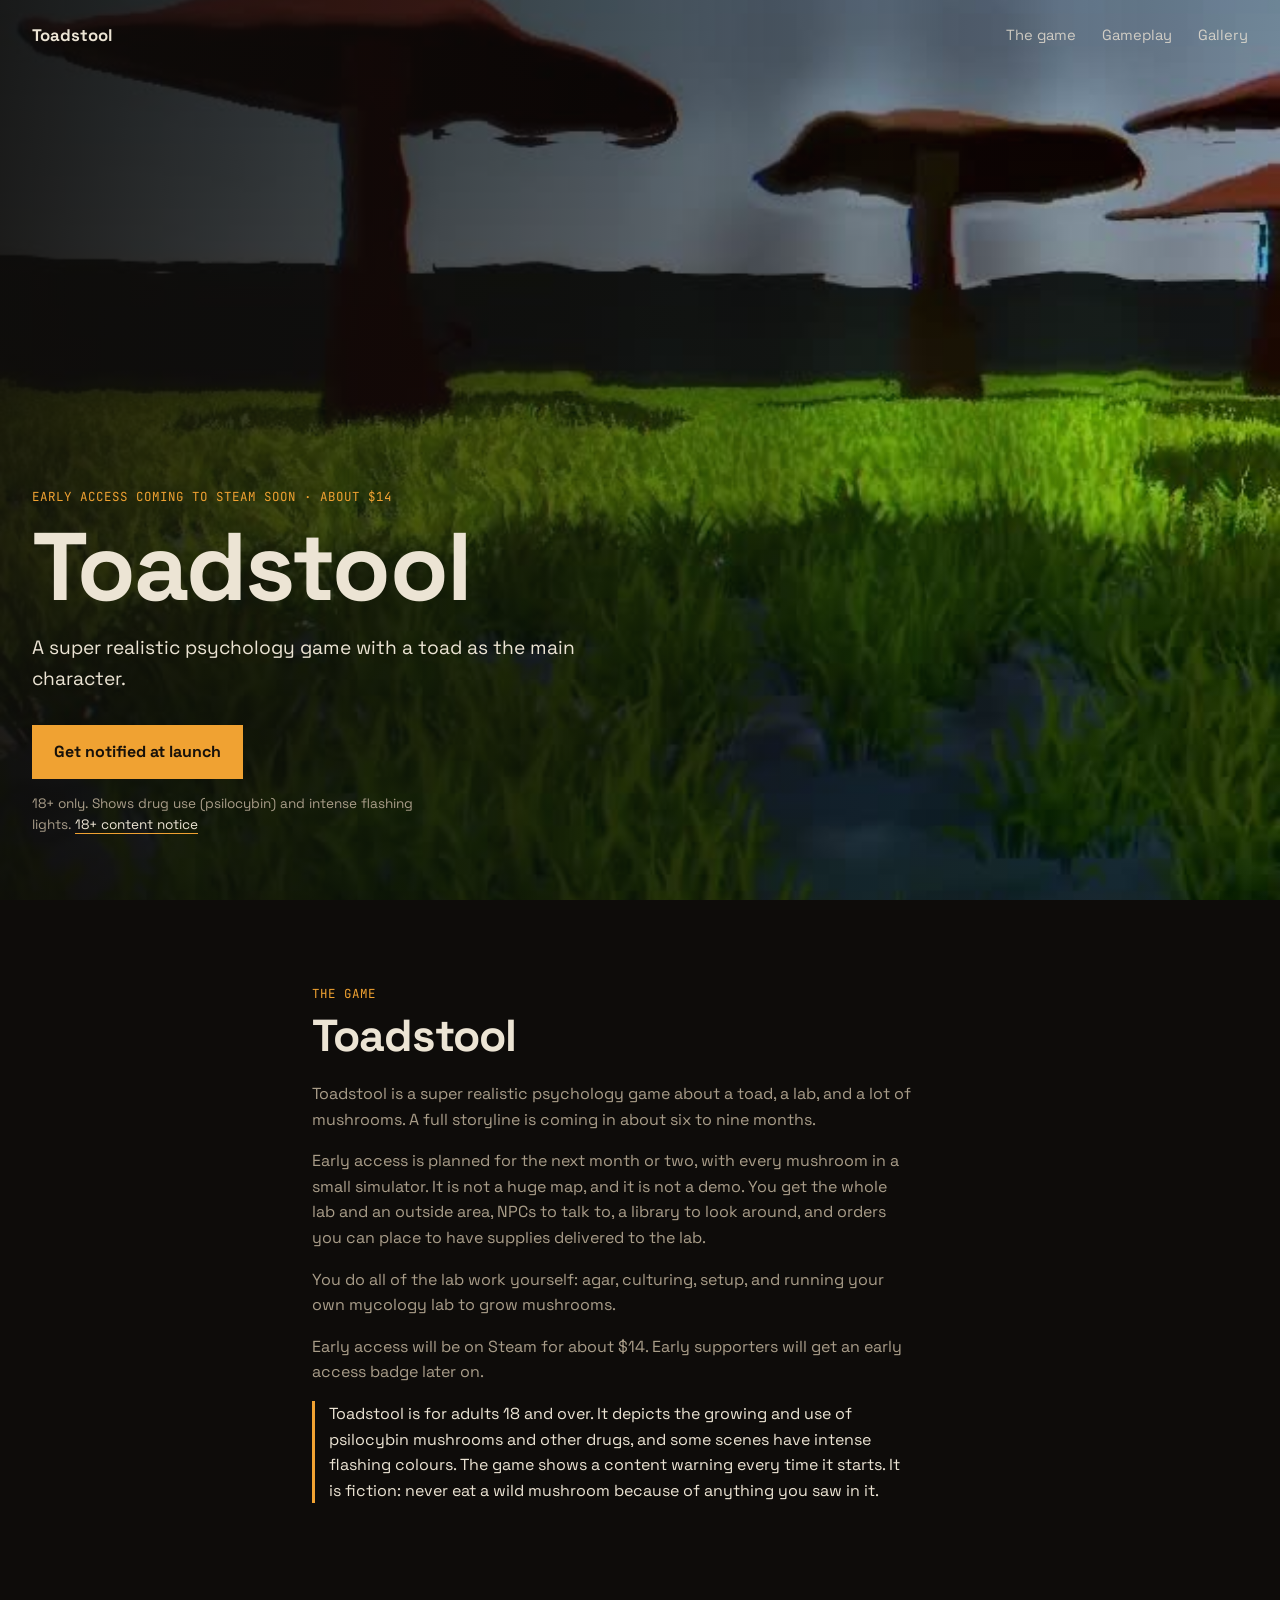
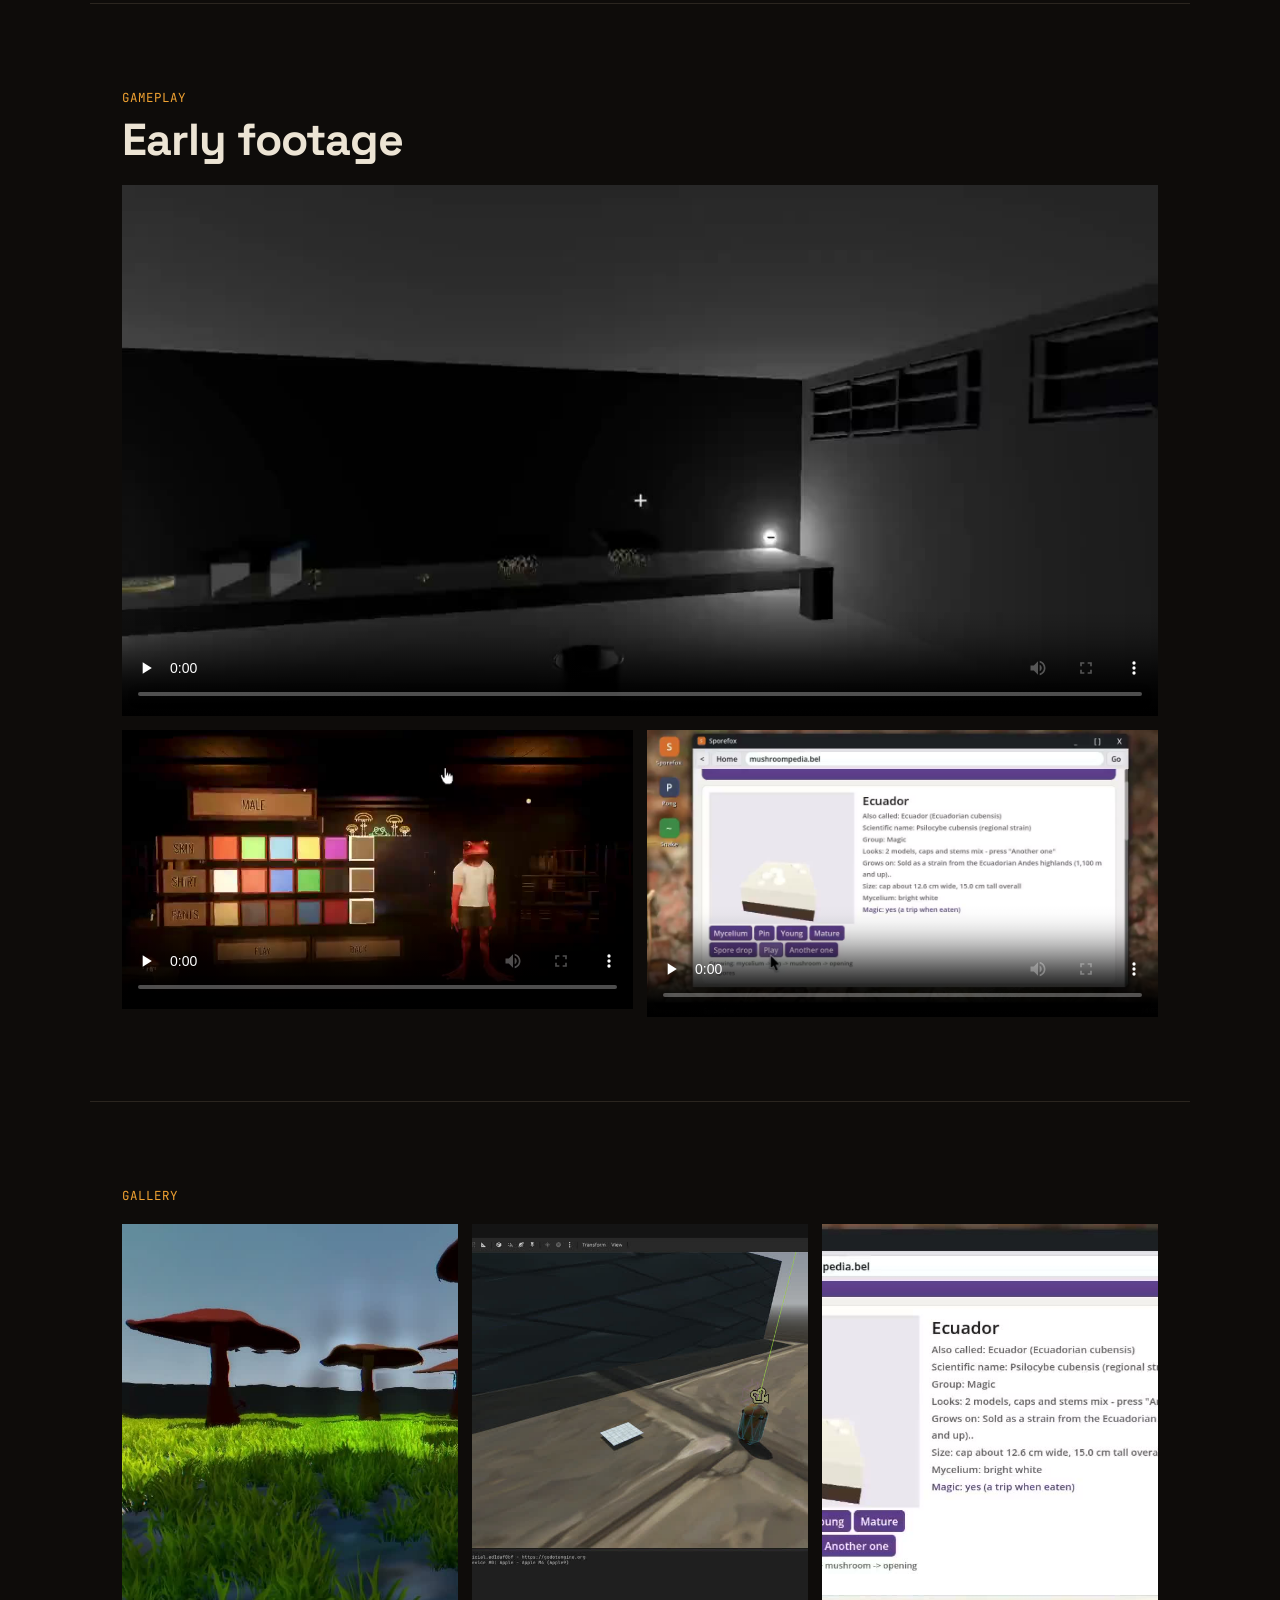
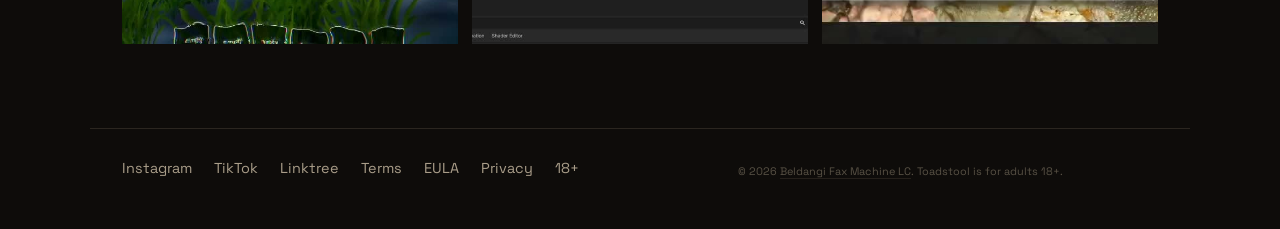
<file: index.html>
<!DOCTYPE html>
<html lang="en">
<head>
    <meta charset="UTF-8">
    <meta name="viewport" content="width=device-width, initial-scale=1.0">
    <title>Toadstool</title>
    <meta name="description" content="Toadstool is a super realistic psychology and mycology game starring a toad, for adults 18+. Early access coming to Steam soon, about $14.">
    <meta property="og:title" content="Toadstool">
    <meta property="og:description" content="Early access coming to Steam soon, about $14.">
    <meta property="og:image" content="gallery/trippy-poster.jpg">
    <meta name="twitter:card" content="summary_large_image">
    <link rel="icon" type="image/png" href="gallery/character.png">
    <link rel="preconnect" href="https://fonts.googleapis.com">
    <link rel="preconnect" href="https://fonts.gstatic.com" crossorigin>
    <link href="https://fonts.googleapis.com/css2?family=JetBrains+Mono:wght@400;500&family=Space+Grotesk:wght@500;700&display=swap" rel="stylesheet">
    <link rel="stylesheet" href="styles.css">
</head>
<body>

    <header class="nav">
        <a class="wordmark" href="#top">Toadstool</a>
        <nav>
            <a href="#game">The game</a>
            <a href="#gameplay">Gameplay</a>
            <a href="#gallery">Gallery</a>
        </nav>
    </header>

    <main id="top">

        <section class="hero">
            <video class="hero-video" autoplay muted loop playsinline poster="gallery/trippy-poster.jpg">
                <source src="gallery/trippy.mp4" type="video/mp4">
            </video>
            <div class="hero-shade"></div>
            <div class="hero-text">
                <p class="label">Early access coming to Steam soon &middot; about $14</p>
                <h1>Toadstool</h1>
                <p class="lede">A super realistic psychology game with a toad as the main character.</p>
                <a class="btn" href="https://linktr.ee/ToadStool__" target="_blank" rel="noopener">Get notified at launch</a>
                <p class="age-note">18+ only. Shows drug use (psilocybin) and intense flashing lights. <a href="age.html">18+ content notice</a></p>
            </div>
        </section>

        <section id="game" class="block narrow">
            <p class="label">The game</p>
            <h2>Toadstool</h2>
            <p>Toadstool is a super realistic psychology game about a toad, a lab, and a lot of mushrooms. A full storyline is coming in about six to nine months.</p>
            <p>Early access is planned for the next month or two, with every mushroom in a small simulator. It is not a huge map, and it is not a demo. You get the whole lab and an outside area, NPCs to talk to, a library to look around, and orders you can place to have supplies delivered to the lab.</p>
            <p>You do all of the lab work yourself: agar, culturing, setup, and running your own mycology lab to grow mushrooms.</p>
            <p>Early access will be on Steam for about $14. Early supporters will get an early access badge later on.</p>
            <p class="age-block">Toadstool is for adults 18 and over. It depicts the growing and use of psilocybin mushrooms and other drugs, and some scenes have intense flashing colours. The game shows a content warning every time it starts. It is fiction: never eat a wild mushroom because of anything you saw in it.</p>
        </section>

        <section id="gameplay" class="block">
            <p class="label">Gameplay</p>
            <h2>Early footage</h2>
            <div class="videos">
                <div class="video-frame wide">
                    <video controls preload="none" poster="gallery/lab-tour-poster.jpg">
                        <source src="gallery/lab-tour.mp4" type="video/mp4">
                    </video>
                </div>
                <div class="video-frame">
                    <video controls preload="none" poster="gallery/beta-poster.jpg">
                        <source src="gallery/beta-gameplay.mp4" type="video/mp4">
                    </video>
                </div>
                <div class="video-frame">
                    <video controls preload="none" poster="gallery/gameplay-2-poster.jpg">
                        <source src="gallery/gameplay-2.mp4" type="video/mp4">
                    </video>
                </div>
            </div>
        </section>

        <section id="gallery" class="block">
            <p class="label">Gallery</p>
            <div class="strip">
                <figure>
                    <video autoplay muted loop playsinline poster="gallery/trippy-poster.jpg">
                        <source src="gallery/trippy.mp4" type="video/mp4">
                    </video>
                </figure>
                <figure>
                    <img src="gallery/shot1.jpg" alt="A screenshot from the game." loading="lazy">
                </figure>
                <figure>
                    <img src="gallery/gameplay-2-poster.jpg" alt="Gameplay in the lab." loading="lazy">
                </figure>
            </div>
        </section>

    </main>

    <footer class="footer">
        <nav>
            <a href="https://www.instagram.com/_toadstoollabs" target="_blank" rel="noopener">Instagram</a>
            <a href="https://www.tiktok.com/@beldangifaxmachinelc" target="_blank" rel="noopener">TikTok</a>
            <a href="https://linktr.ee/ToadStool__" target="_blank" rel="noopener">Linktree</a>
            <a href="terms.html">Terms</a>
            <a href="eula.html">EULA</a>
            <a href="privacy.html">Privacy</a>
            <a href="age.html">18+</a>
        </nav>
        <p class="fine">&copy; 2026 <a href="https://beldangifaxmachine.com/">Beldangi Fax Machine LC</a>. Toadstool is for adults 18+.</p>
    </footer>

</body>
</html>
</file>
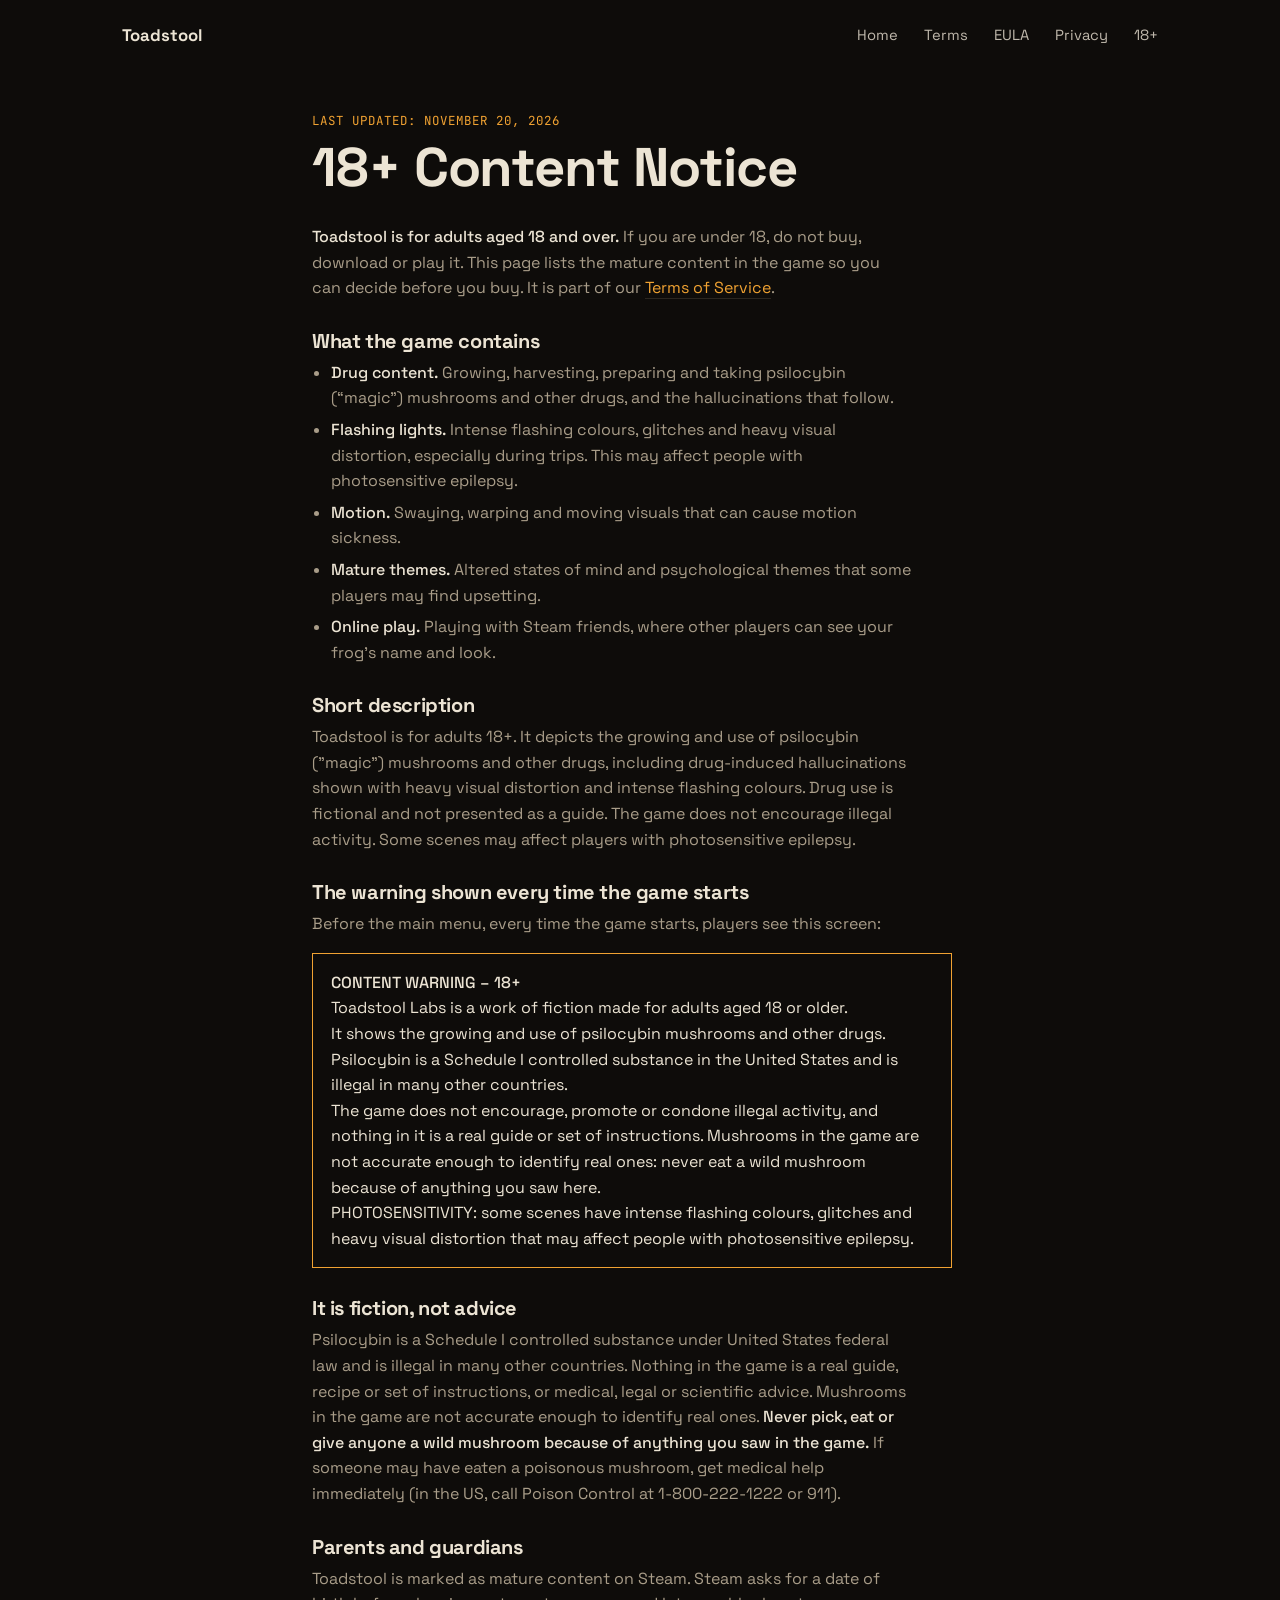
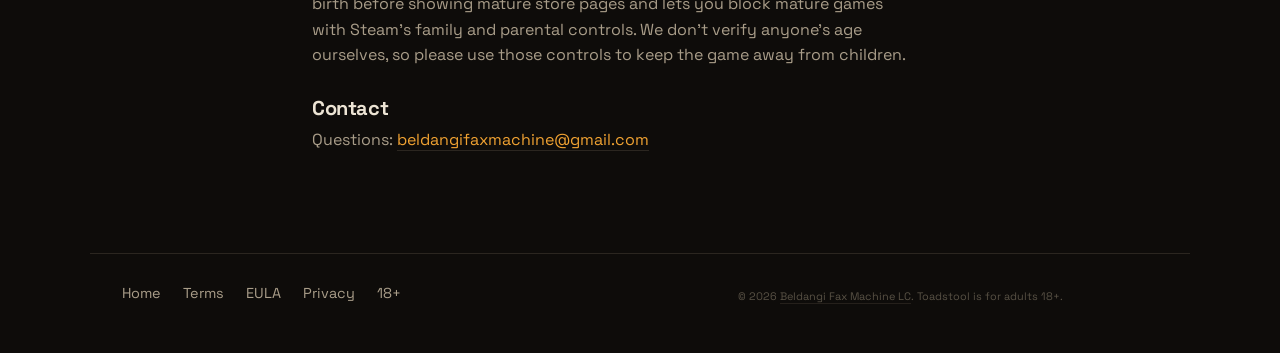
<file: age.html>
<!DOCTYPE html>
<html lang="en">
<head>
    <meta charset="UTF-8">
    <meta name="viewport" content="width=device-width, initial-scale=1.0">
    <title>18+ Content Notice - Toadstool</title>
    <meta name="description" content="18+ Content Notice for Toadstool, an 18+ game by Beldangi Fax Machine LC.">
    <link rel="icon" type="image/png" href="gallery/character.png">
    <link rel="preconnect" href="https://fonts.googleapis.com">
    <link rel="preconnect" href="https://fonts.gstatic.com" crossorigin>
    <link href="https://fonts.googleapis.com/css2?family=JetBrains+Mono:wght@400;500&family=Space+Grotesk:wght@500;700&display=swap" rel="stylesheet">
    <link rel="stylesheet" href="styles.css">
</head>
<body class="legal">

    <header class="nav nav-solid">
        <a class="wordmark" href="index.html">Toadstool</a>
        <nav>
            <a href="index.html">Home</a>
            <a href="terms.html">Terms</a>
            <a href="eula.html">EULA</a>
            <a href="privacy.html">Privacy</a>
            <a href="age.html">18+</a>
        </nav>
    </header>

    <main class="block narrow doc">
        <p class="label">Last updated: November 20, 2026</p>
        <h1>18+ Content Notice</h1>
        <p><strong>Toadstool is for adults aged 18 and over.</strong> If you are under 18, do not buy,
        download or play it. This page lists the mature content in the game so you can decide before you
        buy. It is part of our <a href="terms.html">Terms of Service</a>.</p>

        <h2 id="contains">What the game contains</h2>
        <ul>
          <li><strong>Drug content.</strong> Growing, harvesting, preparing and taking psilocybin
          (&ldquo;magic&rdquo;) mushrooms and other drugs, and the hallucinations that follow.</li>
          <li><strong>Flashing lights.</strong> Intense flashing colours, glitches and heavy visual
          distortion, especially during trips. This may affect people with photosensitive epilepsy.</li>
          <li><strong>Motion.</strong> Swaying, warping and moving visuals that can cause motion
          sickness.</li>
          <li><strong>Mature themes.</strong> Altered states of mind and psychological themes that some
          players may find upsetting.</li>
          <li><strong>Online play.</strong> Playing with Steam friends, where other players can see your
          frog&rsquo;s name and look.</li>
        </ul>

        <h2 id="summary">Short description</h2>
        <p>Toadstool is for adults 18+. It depicts the growing and use of psilocybin ("magic") mushrooms and other drugs, including drug-induced hallucinations shown with heavy visual distortion and intense flashing colours. Drug use is fictional and not presented as a guide. The game does not encourage illegal activity. Some scenes may affect players with photosensitive epilepsy.</p>

        <h2 id="in-game">The warning shown every time the game starts</h2>
        <p>Before the main menu, every time the game starts, players see this screen:</p>

        <div class="notice" role="note">
          <p><strong>CONTENT WARNING &ndash; 18+</strong></p>
          <p>Toadstool Labs is a work of fiction made for adults aged 18 or older.</p>
          <p>It shows the growing and use of psilocybin mushrooms and other drugs. Psilocybin is a
          Schedule I controlled substance in the United States and is illegal in many other countries.</p>
          <p>The game does not encourage, promote or condone illegal activity, and nothing in it is a real
          guide or set of instructions. Mushrooms in the game are not accurate enough to identify real ones:
          never eat a wild mushroom because of anything you saw here.</p>
          <p>PHOTOSENSITIVITY: some scenes have intense flashing colours, glitches and heavy visual
          distortion that may affect people with photosensitive epilepsy.</p>
        </div>


        <h2 id="fiction">It is fiction, not advice</h2>
        <p>Psilocybin is a Schedule I controlled substance under United States federal law and is
        illegal in many other countries. Nothing in the game is a real guide, recipe or set of
        instructions, or medical, legal or scientific advice. Mushrooms in the game are not accurate
        enough to identify real ones. <strong>Never pick, eat or give anyone a wild mushroom because of
        anything you saw in the game.</strong> If someone may have eaten a poisonous mushroom, get medical
        help immediately (in the US, call Poison Control at 1-800-222-1222 or 911).</p>

        <h2 id="parents">Parents and guardians</h2>
        <p>Toadstool is marked as mature content on Steam. Steam asks for a date of birth before showing
        mature store pages and lets you block mature games with Steam&rsquo;s family and parental
        controls. We don&rsquo;t verify anyone&rsquo;s age ourselves, so please use those controls to keep
        the game away from children.</p>

        <h2 id="contact">Contact</h2>
        <p>Questions: <a href="mailto:beldangifaxmachine@gmail.com">beldangifaxmachine@gmail.com</a></p>
    </main>

    <footer class="footer">
        <nav>
            <a href="index.html">Home</a>
            <a href="terms.html">Terms</a>
            <a href="eula.html">EULA</a>
            <a href="privacy.html">Privacy</a>
            <a href="age.html">18+</a>
        </nav>
        <p class="fine">&copy; 2026 <a href="https://beldangifaxmachine.com/">Beldangi Fax Machine LC</a>. Toadstool is for adults 18+.</p>
    </footer>

</body>
</html>
</file>
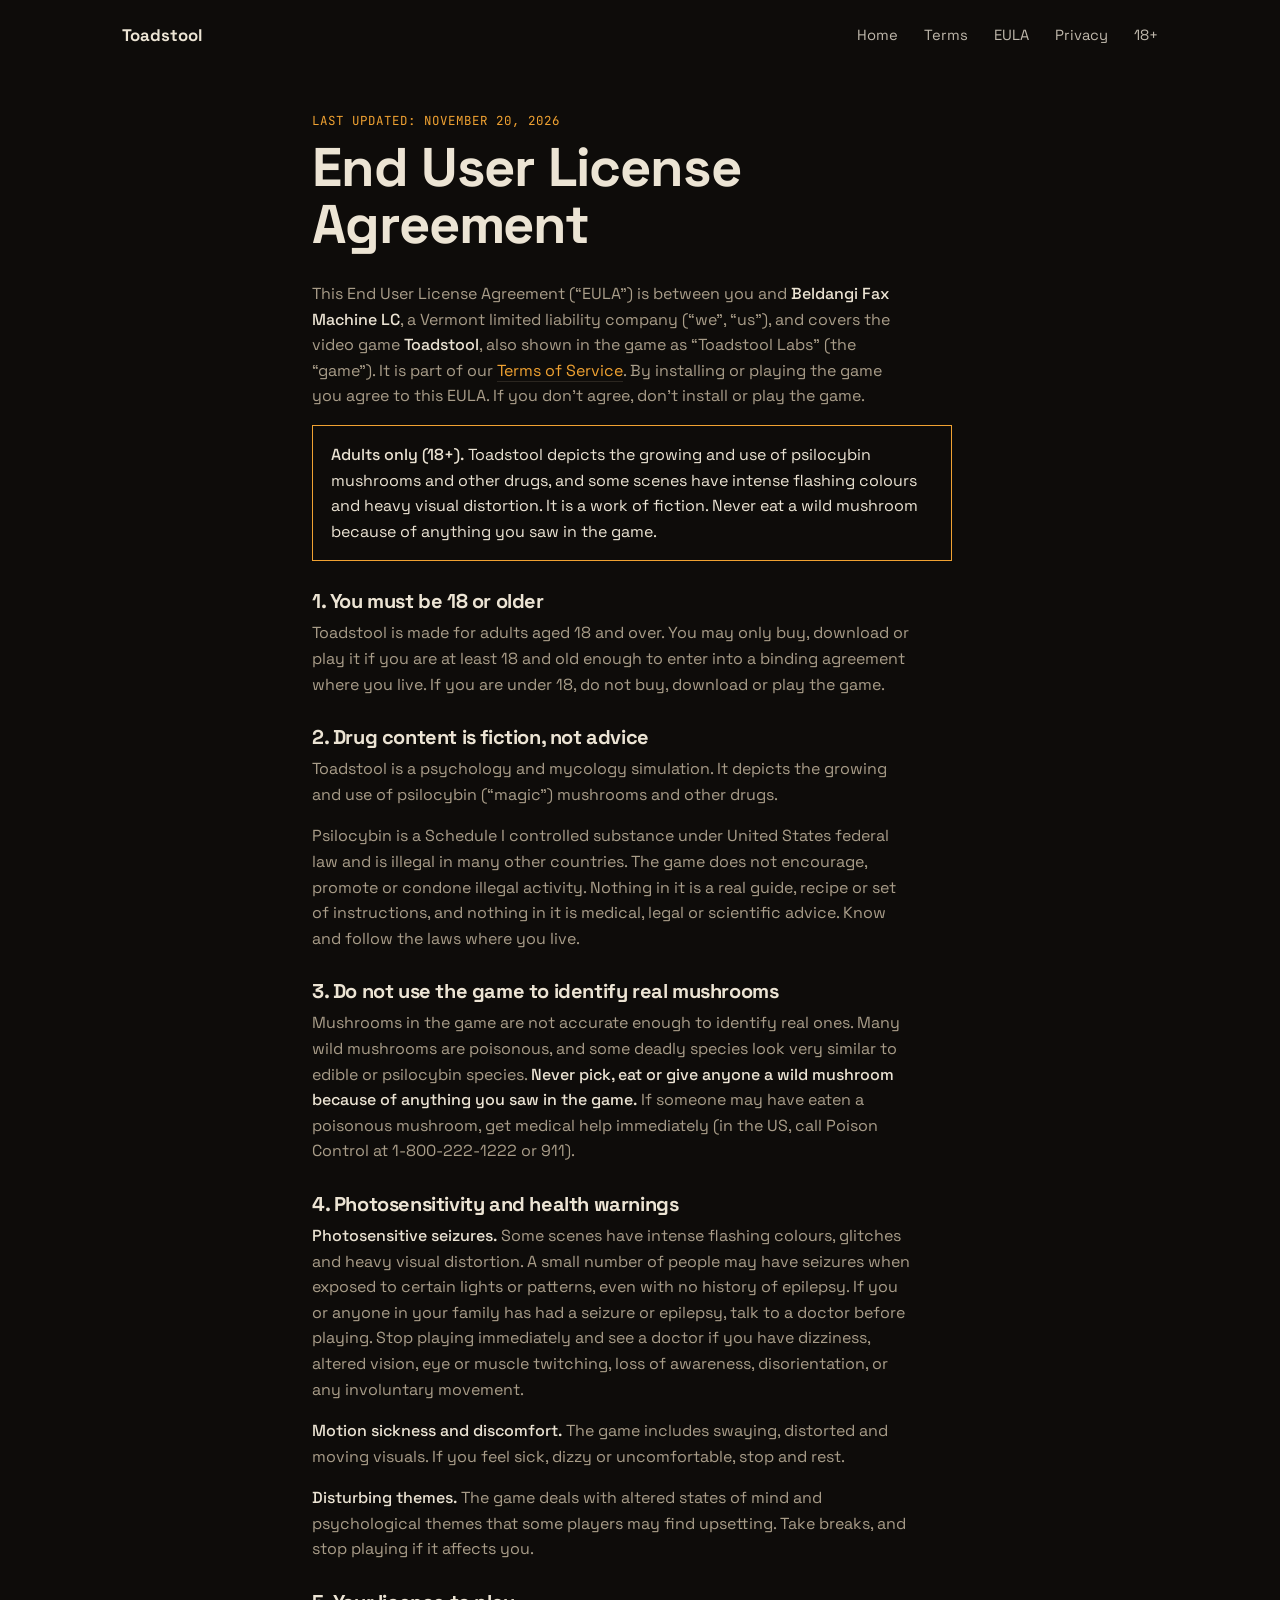
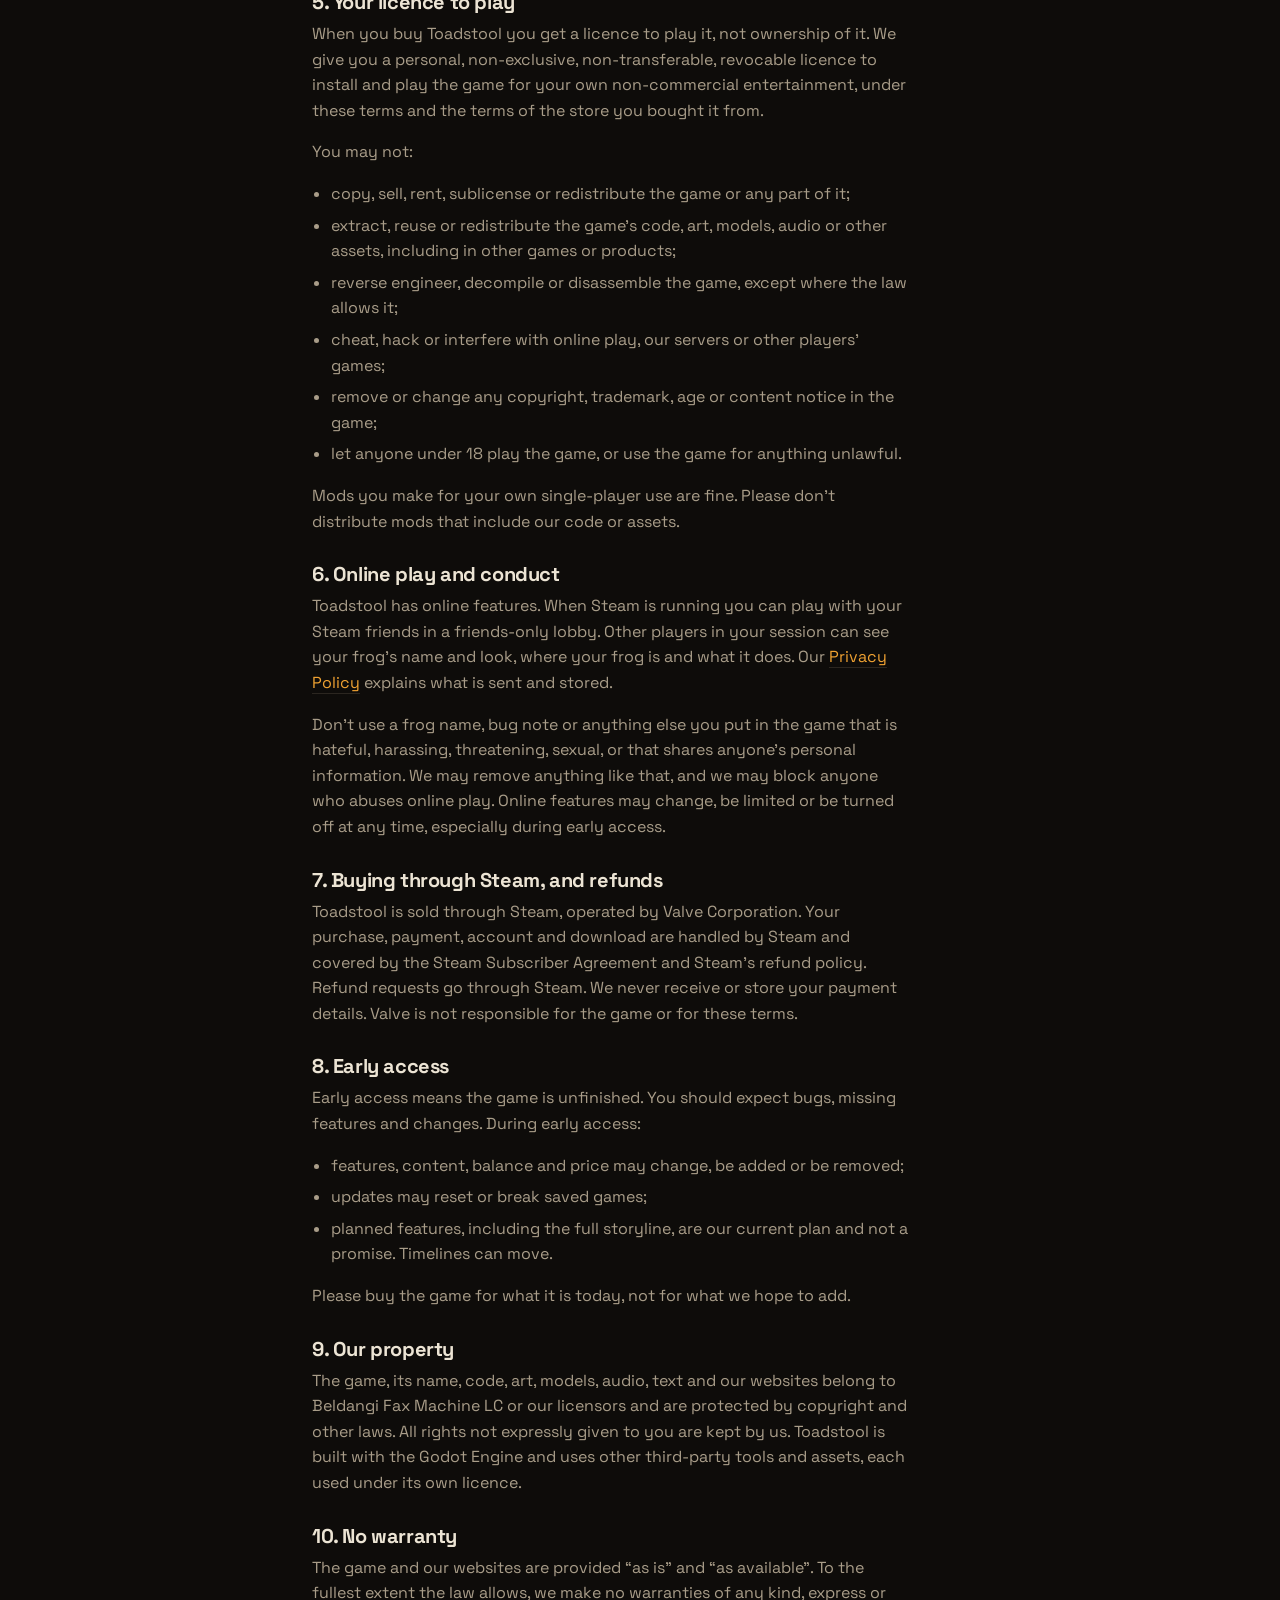
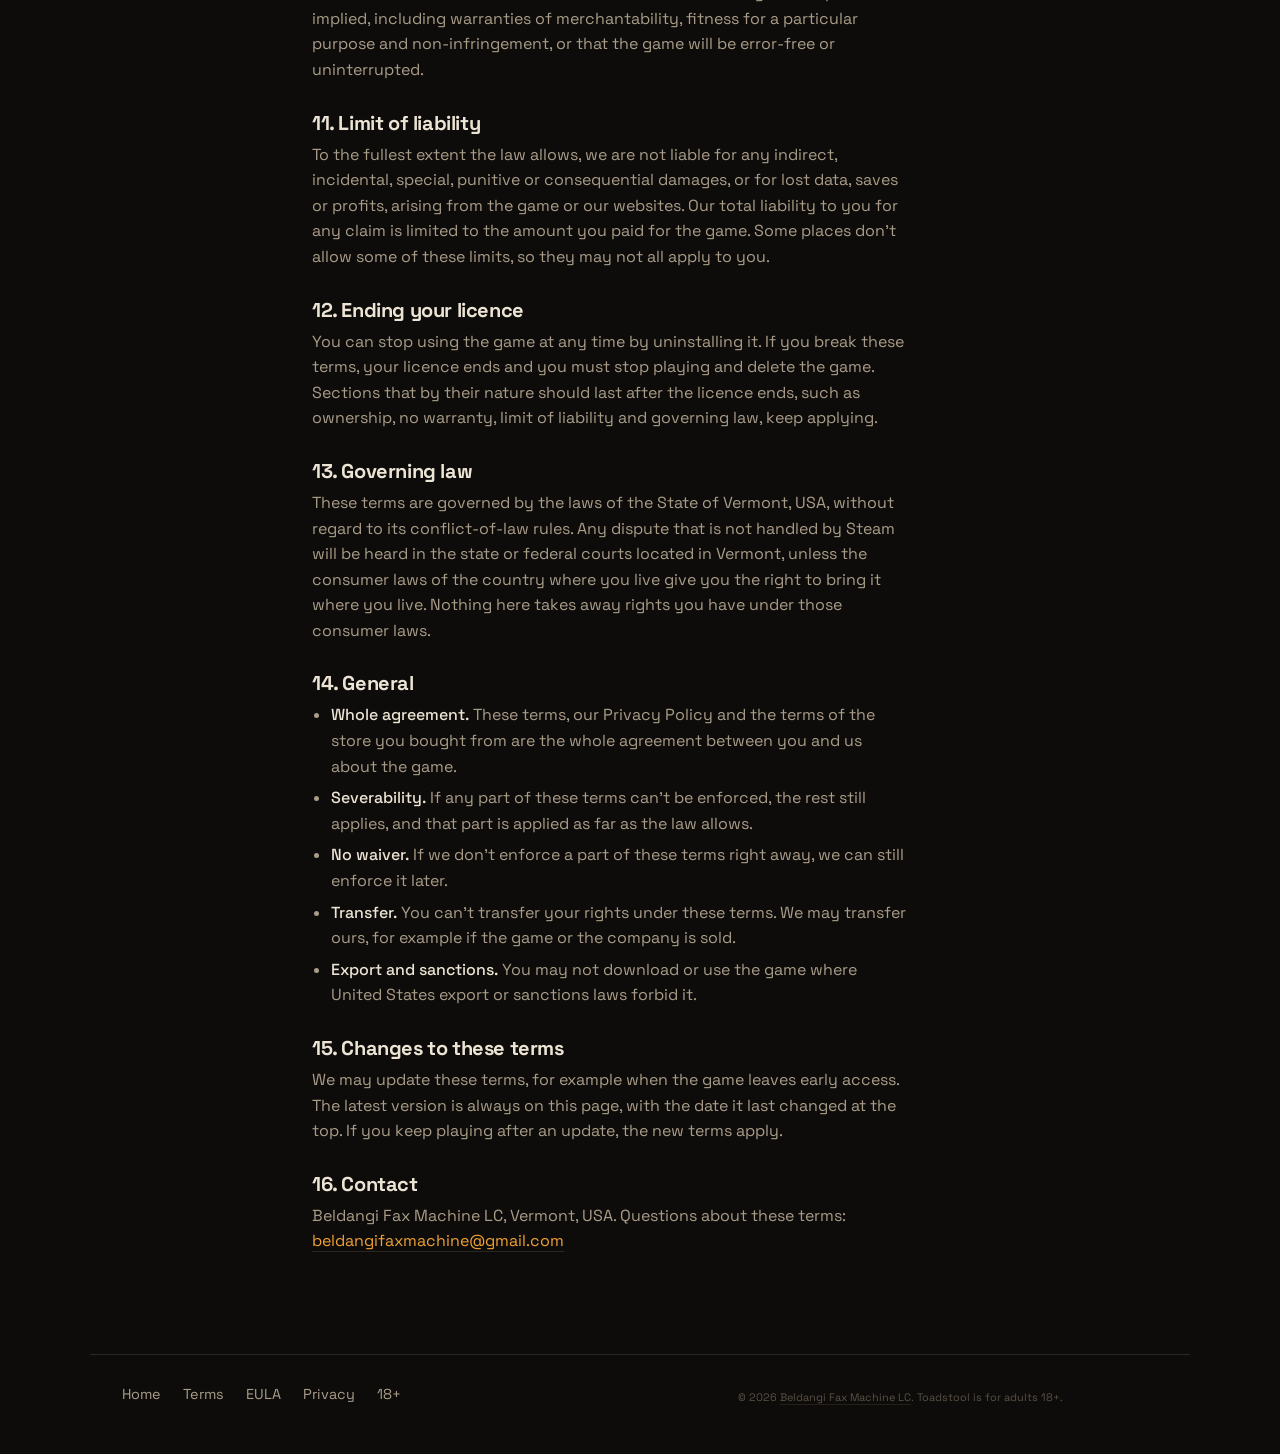
<file: eula.html>
<!DOCTYPE html>
<html lang="en">
<head>
    <meta charset="UTF-8">
    <meta name="viewport" content="width=device-width, initial-scale=1.0">
    <title>End User License Agreement - Toadstool</title>
    <meta name="description" content="End User License Agreement for Toadstool, an 18+ game by Beldangi Fax Machine LC.">
    <link rel="icon" type="image/png" href="gallery/character.png">
    <link rel="preconnect" href="https://fonts.googleapis.com">
    <link rel="preconnect" href="https://fonts.gstatic.com" crossorigin>
    <link href="https://fonts.googleapis.com/css2?family=JetBrains+Mono:wght@400;500&family=Space+Grotesk:wght@500;700&display=swap" rel="stylesheet">
    <link rel="stylesheet" href="styles.css">
</head>
<body class="legal">

    <header class="nav nav-solid">
        <a class="wordmark" href="index.html">Toadstool</a>
        <nav>
            <a href="index.html">Home</a>
            <a href="terms.html">Terms</a>
            <a href="eula.html">EULA</a>
            <a href="privacy.html">Privacy</a>
            <a href="age.html">18+</a>
        </nav>
    </header>

    <main class="block narrow doc">
        <p class="label">Last updated: November 20, 2026</p>
        <h1>End User License Agreement</h1>
        <p>This End User License Agreement (&ldquo;EULA&rdquo;) is between you and <strong>Beldangi Fax
        Machine LC</strong>, a Vermont limited liability company (&ldquo;we&rdquo;, &ldquo;us&rdquo;),
        and covers the video game <strong>Toadstool</strong>, also shown in the game as &ldquo;Toadstool
        Labs&rdquo; (the &ldquo;game&rdquo;). It is part of our <a href="terms.html">Terms of
        Service</a>. By installing or playing the game you agree to this EULA. If you don&rsquo;t agree,
        don&rsquo;t install or play the game.</p>

        <div class="notice" role="note">
          <p><strong>Adults only (18+).</strong> Toadstool depicts the growing and use of psilocybin
          mushrooms and other drugs, and some scenes have intense flashing colours and heavy visual
          distortion. It is a work of fiction. Never eat a wild mushroom because of anything you saw in
          the game.</p>
        </div>

        <h2 id="age">1. You must be 18 or older</h2>
        <p>Toadstool is made for adults aged 18 and over. You may only buy, download or play it if you
        are at least 18 and old enough to enter into a binding agreement where you live. If you are under
        18, do not buy, download or play the game.</p>

        <h2 id="content">2. Drug content is fiction, not advice</h2>
        <p>Toadstool is a psychology and mycology simulation. It depicts the growing and use of
        psilocybin (&ldquo;magic&rdquo;) mushrooms and other drugs.</p>
        <p>Psilocybin is a Schedule I controlled substance under United States federal law and is
        illegal in many other countries. The game does not encourage, promote or condone illegal
        activity. Nothing in it is a real guide, recipe or set of instructions, and nothing in it is
        medical, legal or scientific advice. Know and follow the laws where you live.</p>

        <h2 id="mushrooms">3. Do not use the game to identify real mushrooms</h2>
        <p>Mushrooms in the game are not accurate enough to identify real ones. Many wild mushrooms are
        poisonous, and some deadly species look very similar to edible or psilocybin species.
        <strong>Never pick, eat or give anyone a wild mushroom because of anything you saw in the
        game.</strong> If someone may have eaten a poisonous mushroom, get medical help immediately (in
        the US, call Poison Control at 1-800-222-1222 or 911).</p>

        <h2 id="health">4. Photosensitivity and health warnings</h2>
        <p><strong>Photosensitive seizures.</strong> Some scenes have intense flashing colours, glitches
        and heavy visual distortion. A small number of people may have seizures when exposed to certain
        lights or patterns, even with no history of epilepsy. If you or anyone in your family has had a
        seizure or epilepsy, talk to a doctor before playing. Stop playing immediately and see a doctor
        if you have dizziness, altered vision, eye or muscle twitching, loss of awareness,
        disorientation, or any involuntary movement.</p>
        <p><strong>Motion sickness and discomfort.</strong> The game includes swaying, distorted and
        moving visuals. If you feel sick, dizzy or uncomfortable, stop and rest.</p>
        <p><strong>Disturbing themes.</strong> The game deals with altered states of mind and
        psychological themes that some players may find upsetting. Take breaks, and stop playing if it
        affects you.</p>

        <h2 id="license">5. Your licence to play</h2>
        <p>When you buy Toadstool you get a licence to play it, not ownership of it. We give you a
        personal, non-exclusive, non-transferable, revocable licence to install and play the game for
        your own non-commercial entertainment, under these terms and the terms of the store you bought
        it from.</p>
        <p>You may not:</p>
        <ul>
          <li>copy, sell, rent, sublicense or redistribute the game or any part of it;</li>
          <li>extract, reuse or redistribute the game&rsquo;s code, art, models, audio or other assets,
          including in other games or products;</li>
          <li>reverse engineer, decompile or disassemble the game, except where the law allows it;</li>
          <li>cheat, hack or interfere with online play, our servers or other players&rsquo; games;</li>
          <li>remove or change any copyright, trademark, age or content notice in the game;</li>
          <li>let anyone under 18 play the game, or use the game for anything unlawful.</li>
        </ul>
        <p>Mods you make for your own single-player use are fine. Please don&rsquo;t distribute mods that
        include our code or assets.</p>

        <h2 id="online">6. Online play and conduct</h2>
        <p>Toadstool has online features. When Steam is running you can play with your Steam friends in
        a friends-only lobby. Other players in your session can see your frog&rsquo;s name and look,
        where your frog is and what it does. Our <a href="privacy.html">Privacy Policy</a> explains what
        is sent and stored.</p>
        <p>Don&rsquo;t use a frog name, bug note or anything else you put in the game that is hateful,
        harassing, threatening, sexual, or that shares anyone&rsquo;s personal information. We may remove
        anything like that, and we may block anyone who abuses online play. Online features may change,
        be limited or be turned off at any time, especially during early access.</p>

        <h2 id="steam">7. Buying through Steam, and refunds</h2>
        <p>Toadstool is sold through Steam, operated by Valve Corporation. Your purchase, payment,
        account and download are handled by Steam and covered by the Steam Subscriber Agreement and
        Steam&rsquo;s refund policy. Refund requests go through Steam. We never receive or store your
        payment details. Valve is not responsible for the game or for these terms.</p>

        <h2 id="early-access">8. Early access</h2>
        <p>Early access means the game is unfinished. You should expect bugs, missing features and
        changes. During early access:</p>
        <ul>
          <li>features, content, balance and price may change, be added or be removed;</li>
          <li>updates may reset or break saved games;</li>
          <li>planned features, including the full storyline, are our current plan and not a promise.
          Timelines can move.</li>
        </ul>
        <p>Please buy the game for what it is today, not for what we hope to add.</p>

        <h2 id="ip">9. Our property</h2>
        <p>The game, its name, code, art, models, audio, text and our websites belong to Beldangi Fax
        Machine LC or our licensors and are protected by copyright and other laws. All rights not
        expressly given to you are kept by us. Toadstool is built with the Godot Engine and uses other
        third-party tools and assets, each used under its own licence.</p>

        <h2 id="warranty">10. No warranty</h2>
        <p>The game and our websites are provided &ldquo;as is&rdquo; and &ldquo;as available&rdquo;. To
        the fullest extent the law allows, we make no warranties of any kind, express or implied,
        including warranties of merchantability, fitness for a particular purpose and non-infringement,
        or that the game will be error-free or uninterrupted.</p>

        <h2 id="liability">11. Limit of liability</h2>
        <p>To the fullest extent the law allows, we are not liable for any indirect, incidental, special,
        punitive or consequential damages, or for lost data, saves or profits, arising from the game or
        our websites. Our total liability to you for any claim is limited to the amount you paid for the
        game. Some places don&rsquo;t allow some of these limits, so they may not all apply to you.</p>

        <h2 id="ending">12. Ending your licence</h2>
        <p>You can stop using the game at any time by uninstalling it. If you break these terms, your
        licence ends and you must stop playing and delete the game. Sections that by their nature should
        last after the licence ends, such as ownership, no warranty, limit of liability and governing
        law, keep applying.</p>

        <h2 id="law">13. Governing law</h2>
        <p>These terms are governed by the laws of the State of Vermont, USA, without regard to its
        conflict-of-law rules. Any dispute that is not handled by Steam will be heard in the state or
        federal courts located in Vermont, unless the consumer laws of the country where you live give
        you the right to bring it where you live. Nothing here takes away rights you have under those
        consumer laws.</p>

        <h2 id="general">14. General</h2>
        <ul>
          <li><strong>Whole agreement.</strong> These terms, our Privacy Policy and the terms of the
          store you bought from are the whole agreement between you and us about the game.</li>
          <li><strong>Severability.</strong> If any part of these terms can&rsquo;t be enforced, the rest
          still applies, and that part is applied as far as the law allows.</li>
          <li><strong>No waiver.</strong> If we don&rsquo;t enforce a part of these terms right away, we
          can still enforce it later.</li>
          <li><strong>Transfer.</strong> You can&rsquo;t transfer your rights under these terms. We may
          transfer ours, for example if the game or the company is sold.</li>
          <li><strong>Export and sanctions.</strong> You may not download or use the game where United
          States export or sanctions laws forbid it.</li>
        </ul>

        <h2 id="changes">15. Changes to these terms</h2>
        <p>We may update these terms, for example when the game leaves early access. The latest version
        is always on this page, with the date it last changed at the top. If you keep playing after an
        update, the new terms apply.</p>

        <h2 id="contact">16. Contact</h2>
        <p>Beldangi Fax Machine LC, Vermont, USA. Questions about these terms: <a href="mailto:beldangifaxmachine@gmail.com">beldangifaxmachine@gmail.com</a></p>
    </main>

    <footer class="footer">
        <nav>
            <a href="index.html">Home</a>
            <a href="terms.html">Terms</a>
            <a href="eula.html">EULA</a>
            <a href="privacy.html">Privacy</a>
            <a href="age.html">18+</a>
        </nav>
        <p class="fine">&copy; 2026 <a href="https://beldangifaxmachine.com/">Beldangi Fax Machine LC</a>. Toadstool is for adults 18+.</p>
    </footer>

</body>
</html>
</file>
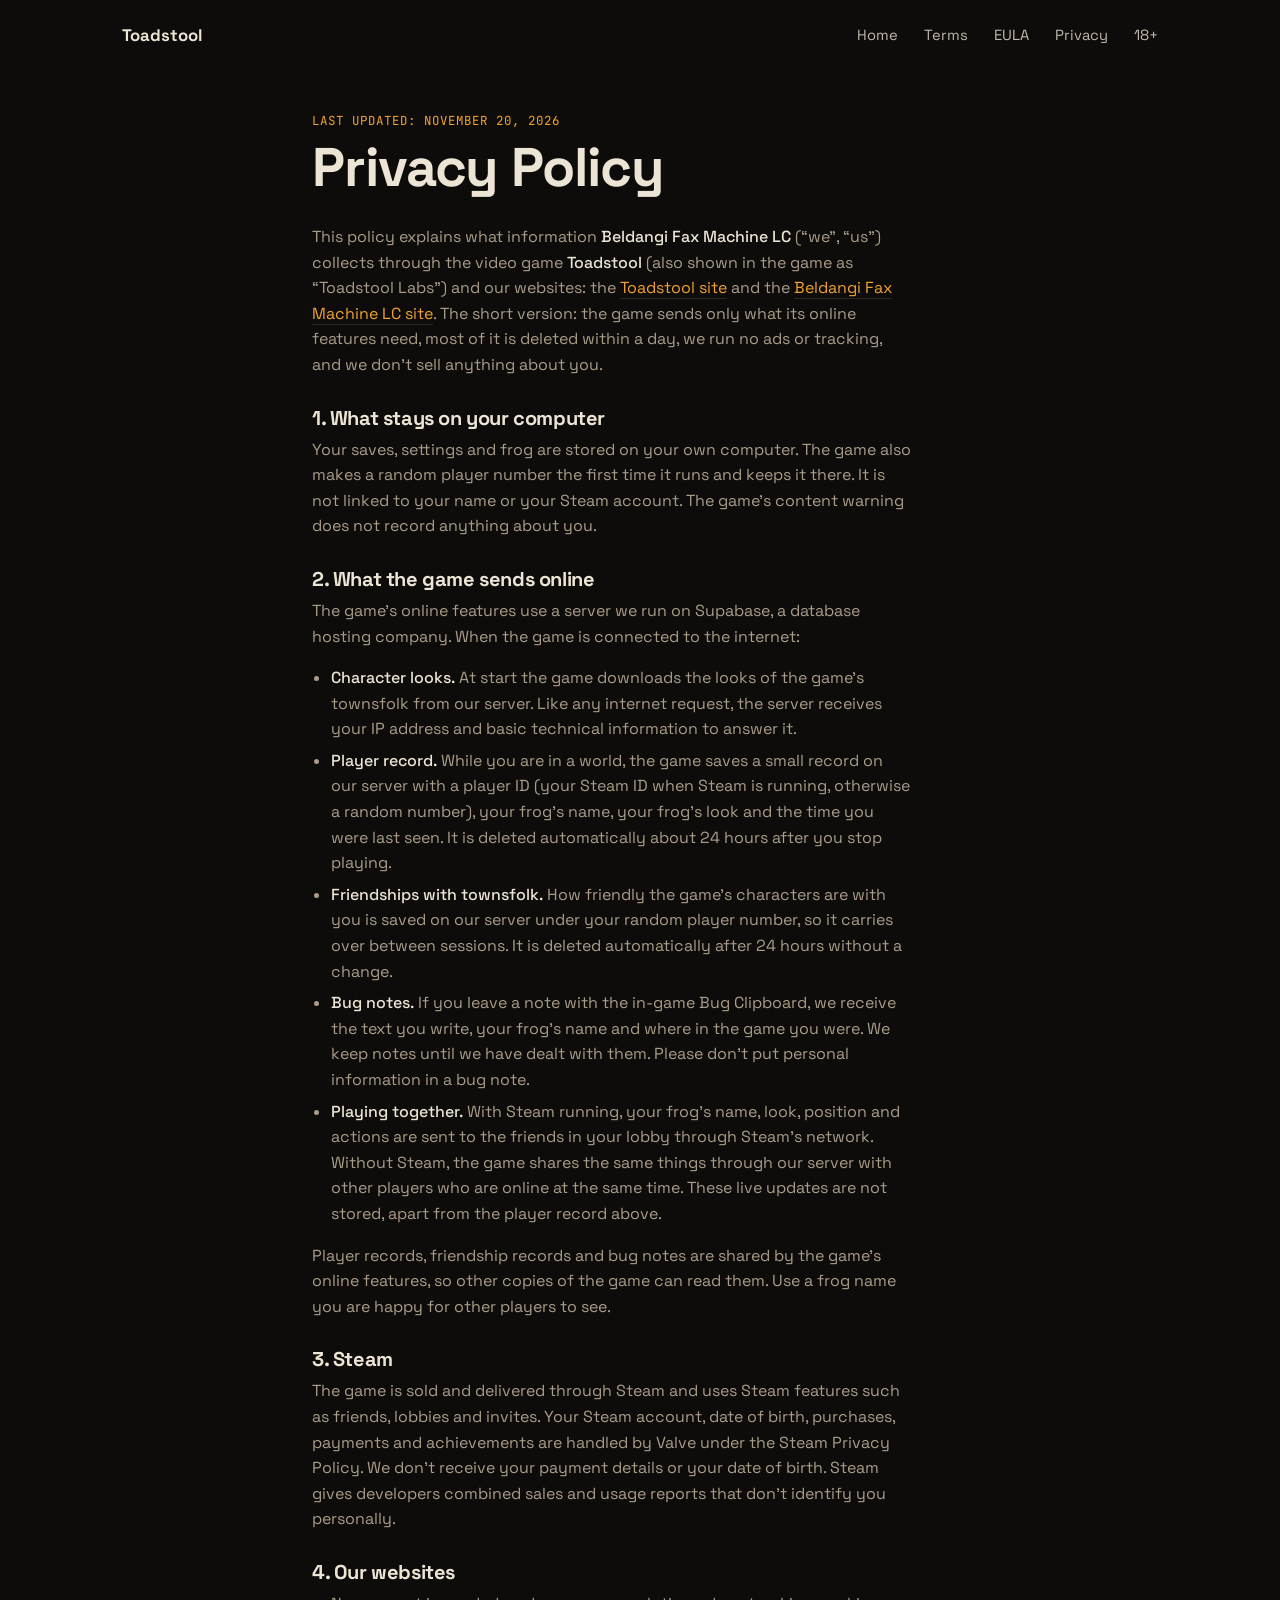
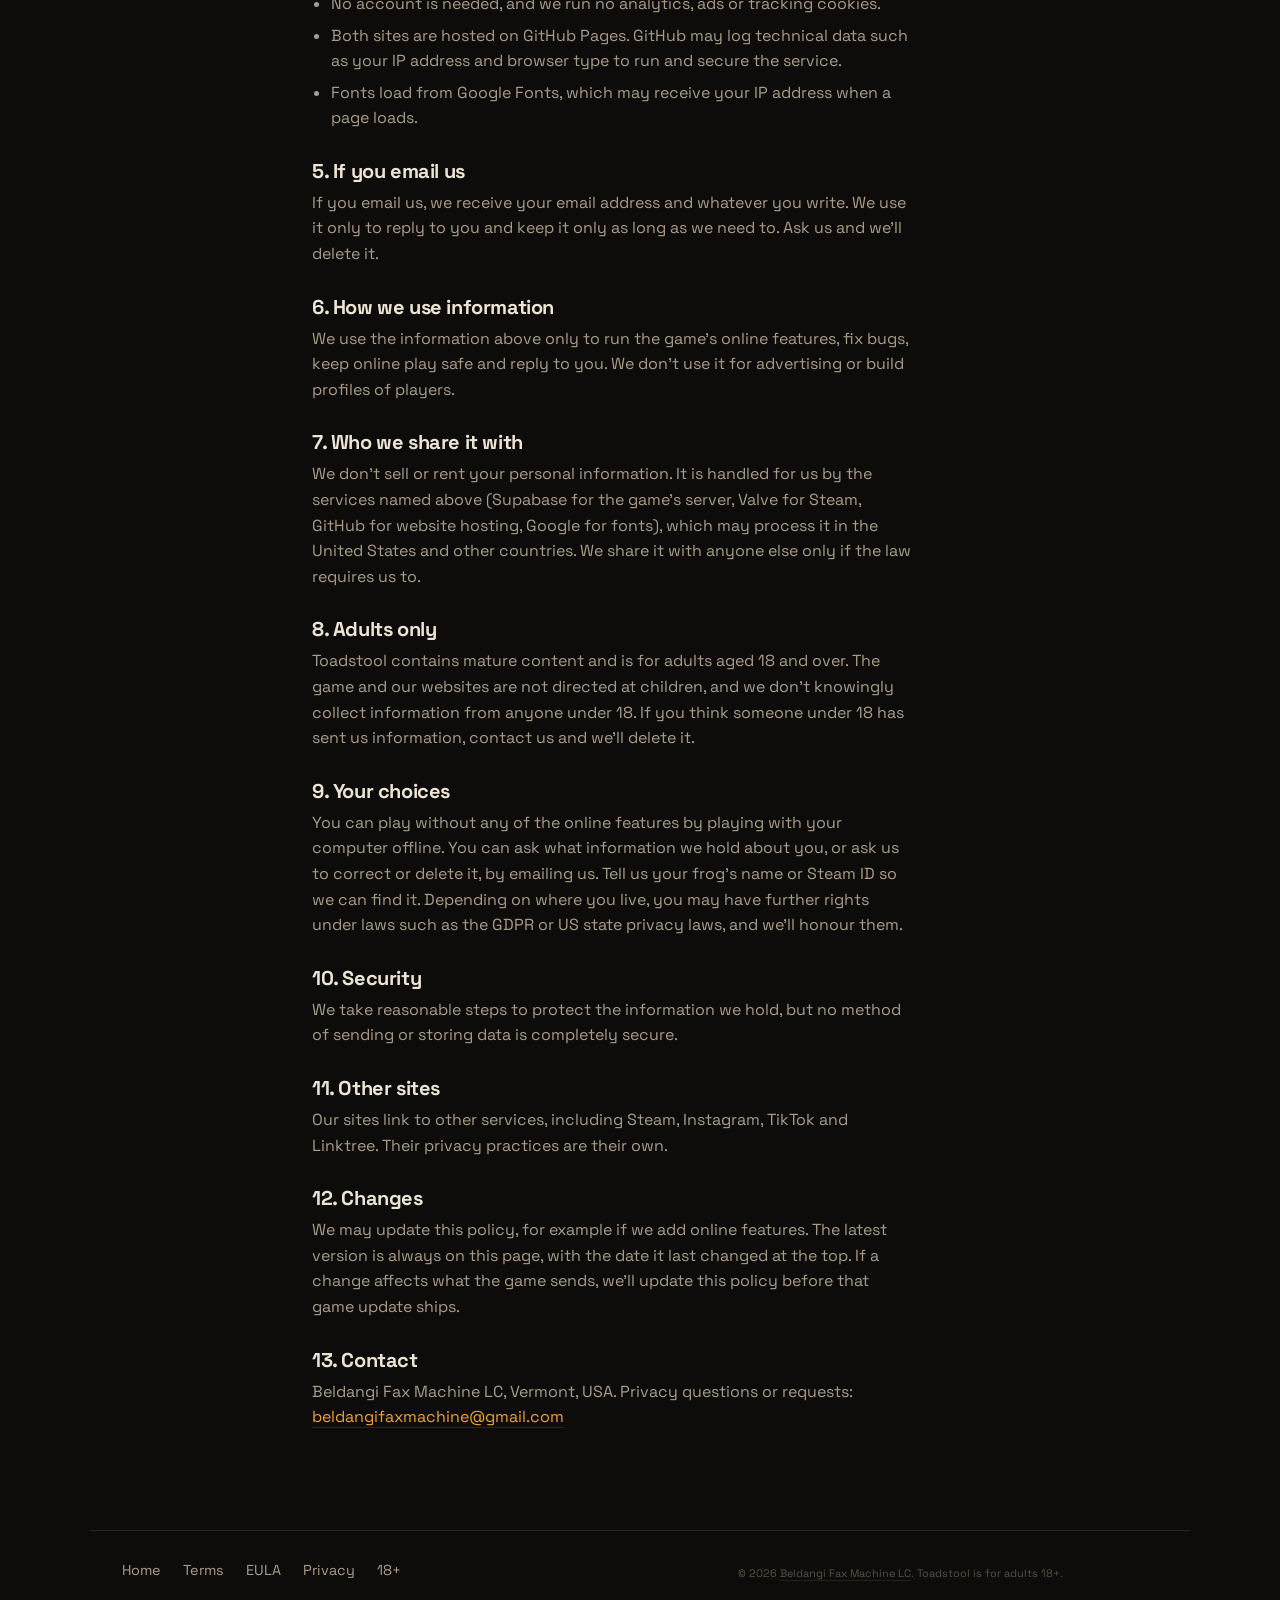
<file: privacy.html>
<!DOCTYPE html>
<html lang="en">
<head>
    <meta charset="UTF-8">
    <meta name="viewport" content="width=device-width, initial-scale=1.0">
    <title>Privacy Policy - Toadstool</title>
    <meta name="description" content="Privacy Policy for Toadstool, an 18+ game by Beldangi Fax Machine LC.">
    <link rel="icon" type="image/png" href="gallery/character.png">
    <link rel="preconnect" href="https://fonts.googleapis.com">
    <link rel="preconnect" href="https://fonts.gstatic.com" crossorigin>
    <link href="https://fonts.googleapis.com/css2?family=JetBrains+Mono:wght@400;500&family=Space+Grotesk:wght@500;700&display=swap" rel="stylesheet">
    <link rel="stylesheet" href="styles.css">
</head>
<body class="legal">

    <header class="nav nav-solid">
        <a class="wordmark" href="index.html">Toadstool</a>
        <nav>
            <a href="index.html">Home</a>
            <a href="terms.html">Terms</a>
            <a href="eula.html">EULA</a>
            <a href="privacy.html">Privacy</a>
            <a href="age.html">18+</a>
        </nav>
    </header>

    <main class="block narrow doc">
        <p class="label">Last updated: November 20, 2026</p>
        <h1>Privacy Policy</h1>
        <p>This policy explains what information <strong>Beldangi Fax Machine LC</strong> (&ldquo;we&rdquo;,
        &ldquo;us&rdquo;) collects through the video game <strong>Toadstool</strong> (also shown in the game
        as &ldquo;Toadstool Labs&rdquo;) and our websites: the <a href="https://bahun-ko-ckusi.github.io/toadstoolweblink/">Toadstool site</a> and
        the <a href="https://beldangifaxmachine.com/">Beldangi Fax Machine LC site</a>. The short version: the game sends only
        what its online features need, most of it is deleted within a day, we run no ads or tracking,
        and we don&rsquo;t sell anything about you.</p>

        <h2 id="on-your-computer">1. What stays on your computer</h2>
        <p>Your saves, settings and frog are stored on your own computer. The game also makes a random
        player number the first time it runs and keeps it there. It is not linked to your name or your
        Steam account. The game&rsquo;s content warning does not record anything about you.</p>

        <h2 id="online">2. What the game sends online</h2>
        <p>The game&rsquo;s online features use a server we run on Supabase, a database hosting
        company. When the game is connected to the internet:</p>
        <ul>
          <li><strong>Character looks.</strong> At start the game downloads the looks of the
          game&rsquo;s townsfolk from our server. Like any internet request, the server receives your IP
          address and basic technical information to answer it.</li>
          <li><strong>Player record.</strong> While you are in a world, the game saves a small record on
          our server with a player ID (your Steam ID when Steam is running, otherwise a random number),
          your frog&rsquo;s name, your frog&rsquo;s look and the time you were last seen. It is deleted
          automatically about 24 hours after you stop playing.</li>
          <li><strong>Friendships with townsfolk.</strong> How friendly the game&rsquo;s characters are
          with you is saved on our server under your random player number, so it carries over between
          sessions. It is deleted automatically after 24 hours without a change.</li>
          <li><strong>Bug notes.</strong> If you leave a note with the in-game Bug Clipboard, we receive
          the text you write, your frog&rsquo;s name and where in the game you were. We keep notes until
          we have dealt with them. Please don&rsquo;t put personal information in a bug note.</li>
          <li><strong>Playing together.</strong> With Steam running, your frog&rsquo;s name, look,
          position and actions are sent to the friends in your lobby through Steam&rsquo;s network.
          Without Steam, the game shares the same things through our server with other players who are
          online at the same time. These live updates are not stored, apart from the player record
          above.</li>
        </ul>
        <p>Player records, friendship records and bug notes are shared by the game&rsquo;s online
        features, so other copies of the game can read them. Use a frog name you are happy for other
        players to see.</p>

        <h2 id="steam">3. Steam</h2>
        <p>The game is sold and delivered through Steam and uses Steam features such as friends,
        lobbies and invites. Your Steam account, date of birth, purchases, payments and achievements are
        handled by Valve under the Steam Privacy Policy. We don&rsquo;t receive your payment details or
        your date of birth. Steam gives developers combined sales and usage reports that don&rsquo;t
        identify you personally.</p>

        <h2 id="websites">4. Our websites</h2>
        <ul>
          <li>No account is needed, and we run no analytics, ads or tracking cookies.</li>
          <li>Both sites are hosted on GitHub Pages. GitHub may log technical data such as your IP address
          and browser type to run and secure the service.</li>
          <li>Fonts load from Google Fonts, which may receive your IP address when a page loads.</li>
        </ul>

        <h2 id="email">5. If you email us</h2>
        <p>If you email us, we receive your email address and whatever you write. We use it only to
        reply to you and keep it only as long as we need to. Ask us and we&rsquo;ll delete it.</p>

        <h2 id="use">6. How we use information</h2>
        <p>We use the information above only to run the game&rsquo;s online features, fix bugs, keep
        online play safe and reply to you. We don&rsquo;t use it for advertising or build profiles of
        players.</p>

        <h2 id="sharing">7. Who we share it with</h2>
        <p>We don&rsquo;t sell or rent your personal information. It is handled for us by the services
        named above (Supabase for the game&rsquo;s server, Valve for Steam, GitHub for website hosting,
        Google for fonts), which may process it in the United States and other countries. We share it
        with anyone else only if the law requires us to.</p>

        <h2 id="age">8. Adults only</h2>
        <p>Toadstool contains mature content and is for adults aged 18 and over. The game and our
        websites are not directed at children, and we don&rsquo;t knowingly collect information from
        anyone under 18. If you think someone under 18 has sent us information, contact us and
        we&rsquo;ll delete it.</p>

        <h2 id="rights">9. Your choices</h2>
        <p>You can play without any of the online features by playing with your computer offline. You
        can ask what information we hold about you, or ask us to correct or delete it, by emailing us.
        Tell us your frog&rsquo;s name or Steam ID so we can find it. Depending on where you live, you may
        have further rights under laws such as the GDPR or US state privacy laws, and we&rsquo;ll honour
        them.</p>

        <h2 id="security">10. Security</h2>
        <p>We take reasonable steps to protect the information we hold, but no method of sending or
        storing data is completely secure.</p>

        <h2 id="links">11. Other sites</h2>
        <p>Our sites link to other services, including Steam, Instagram, TikTok and Linktree. Their
        privacy practices are their own.</p>

        <h2 id="changes">12. Changes</h2>
        <p>We may update this policy, for example if we add online features. The latest version is always
        on this page, with the date it last changed at the top. If a change affects what the game sends,
        we&rsquo;ll update this policy before that game update ships.</p>

        <h2 id="contact">13. Contact</h2>
        <p>Beldangi Fax Machine LC, Vermont, USA. Privacy questions or requests: <a href="mailto:beldangifaxmachine@gmail.com">beldangifaxmachine@gmail.com</a></p>
    </main>

    <footer class="footer">
        <nav>
            <a href="index.html">Home</a>
            <a href="terms.html">Terms</a>
            <a href="eula.html">EULA</a>
            <a href="privacy.html">Privacy</a>
            <a href="age.html">18+</a>
        </nav>
        <p class="fine">&copy; 2026 <a href="https://beldangifaxmachine.com/">Beldangi Fax Machine LC</a>. Toadstool is for adults 18+.</p>
    </footer>

</body>
</html>
</file>
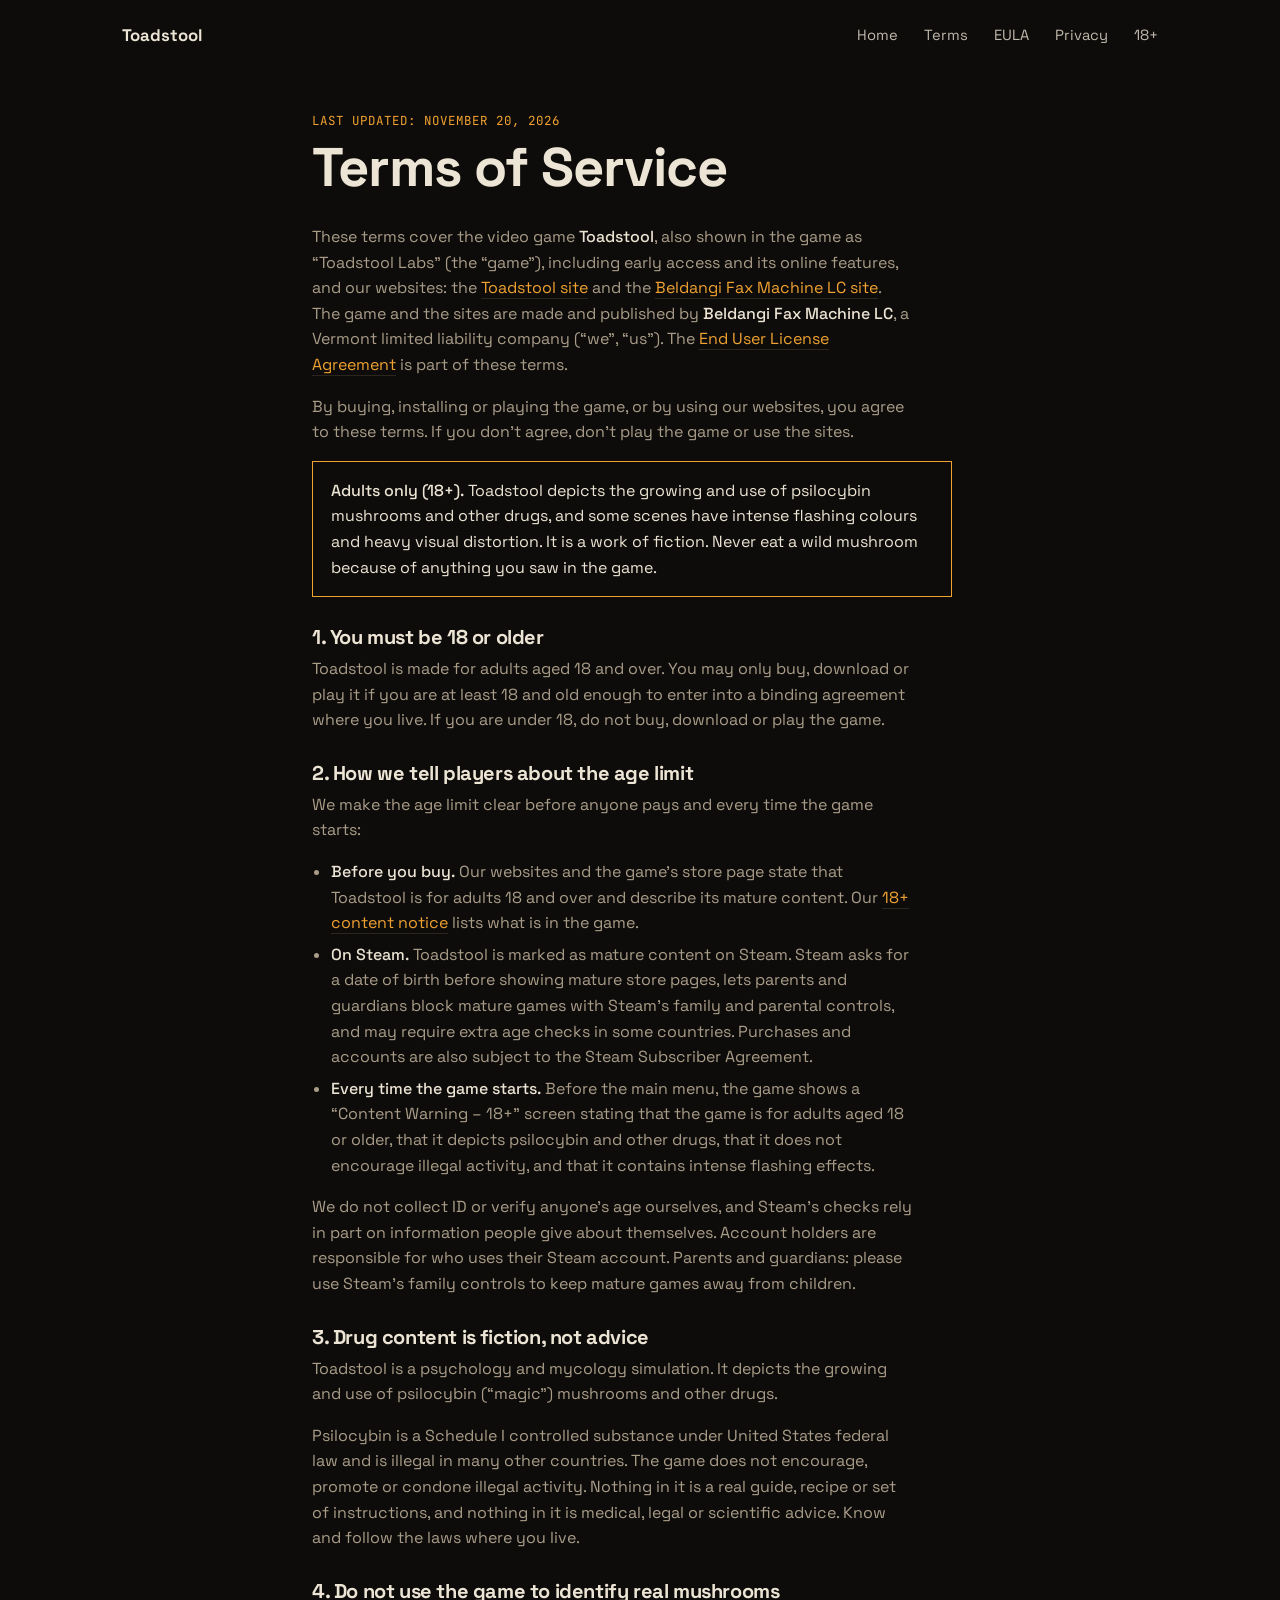
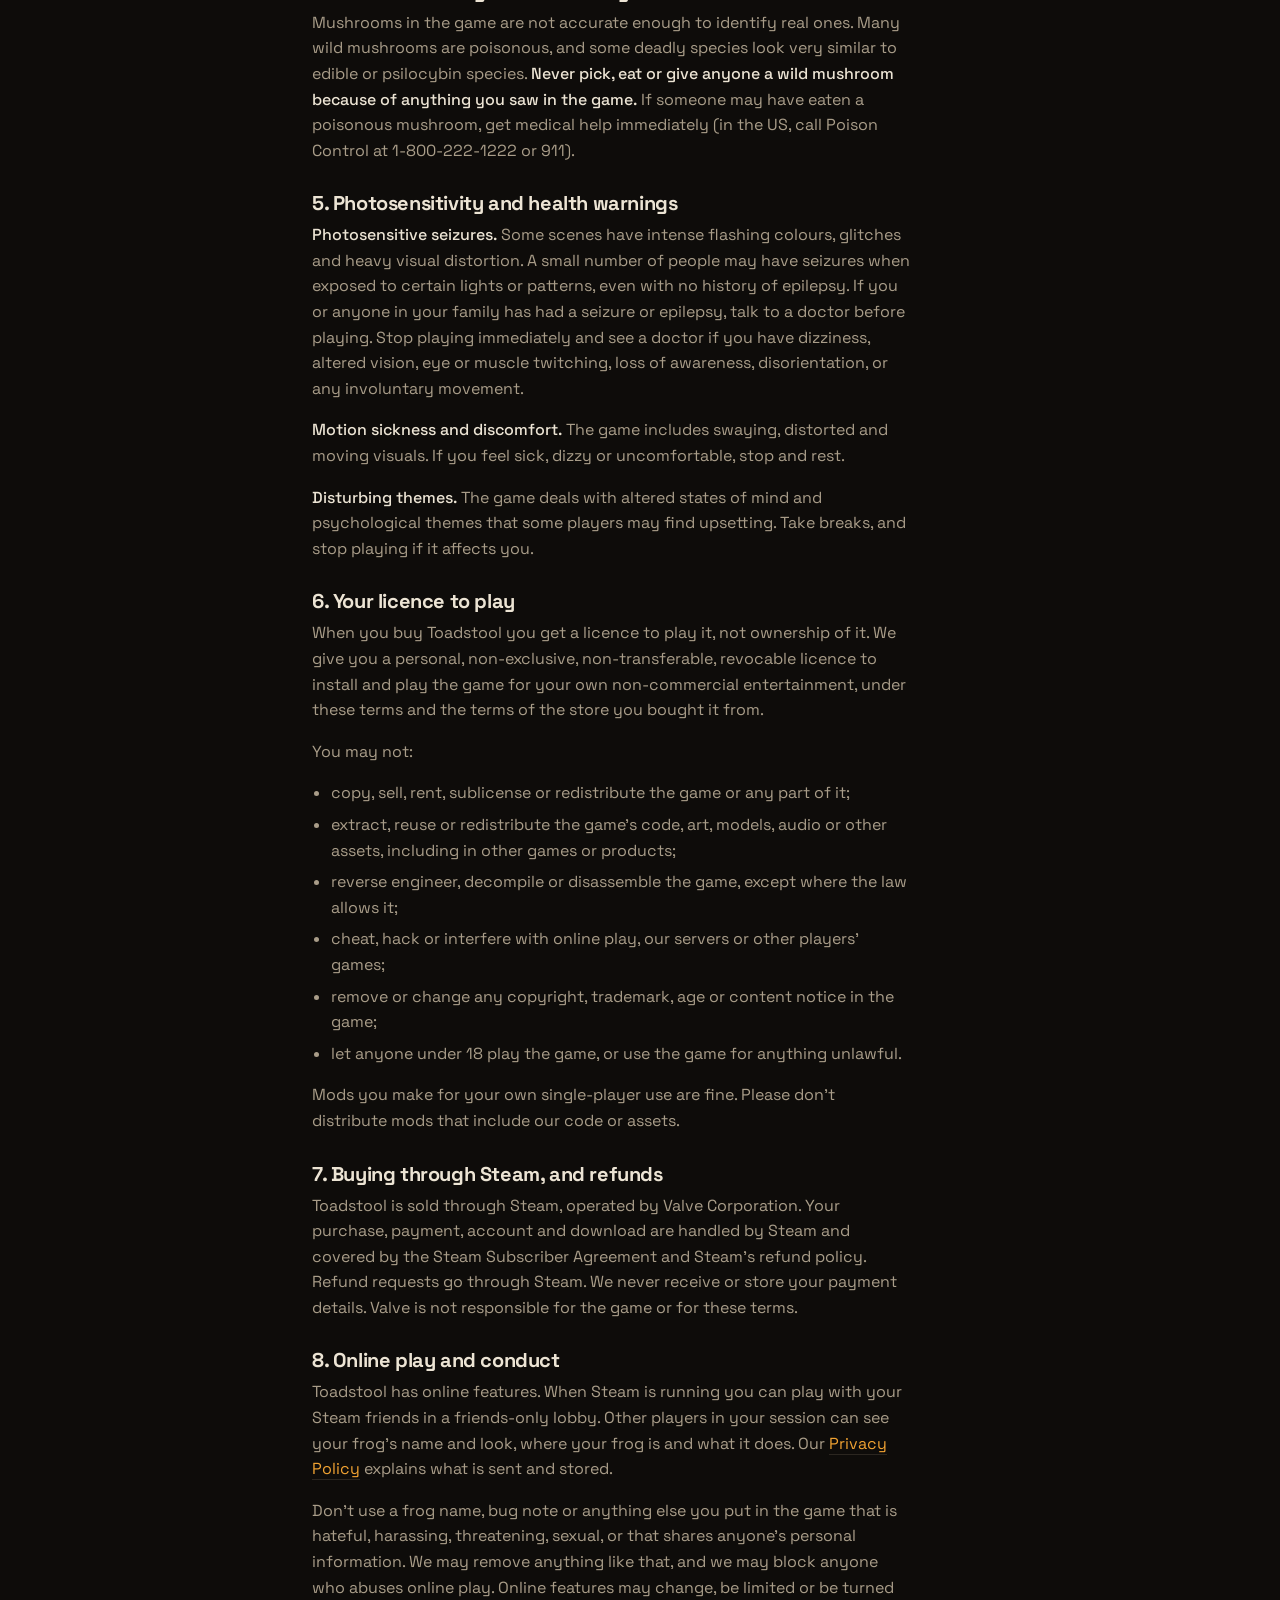
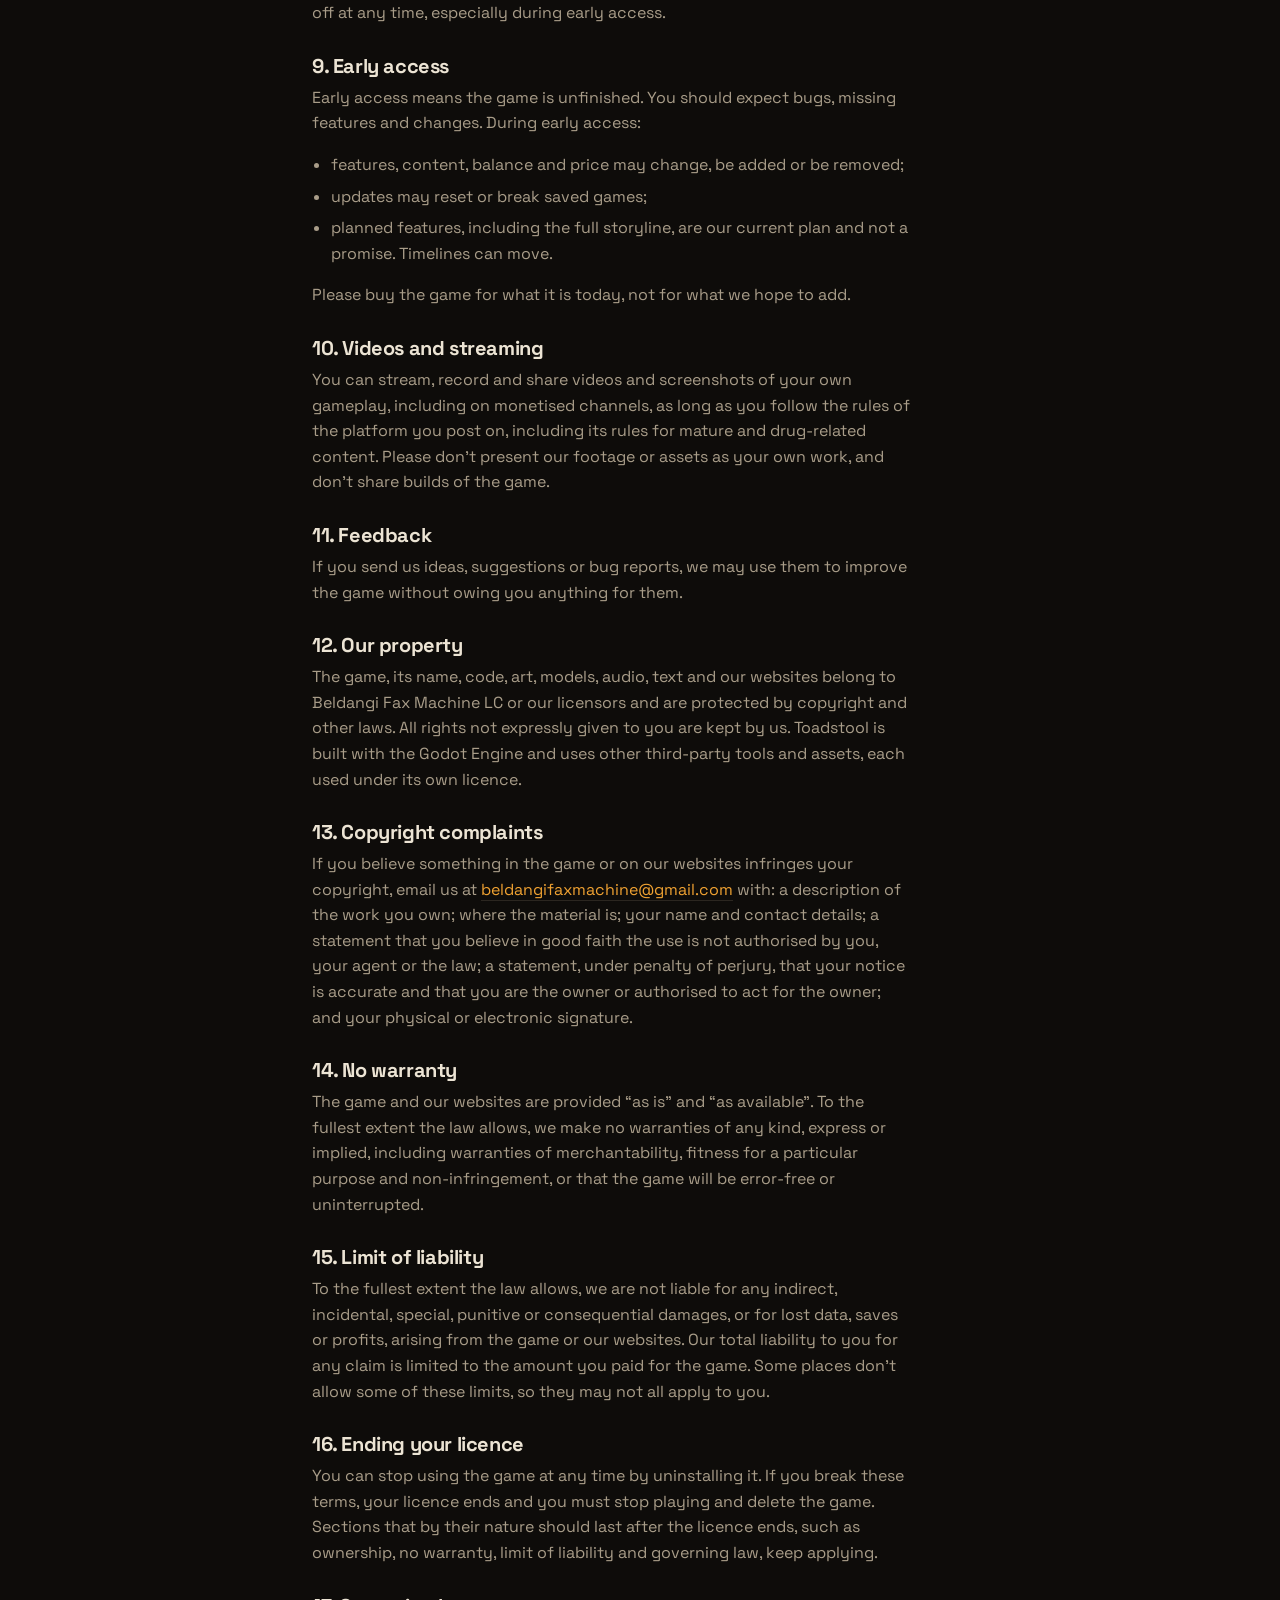
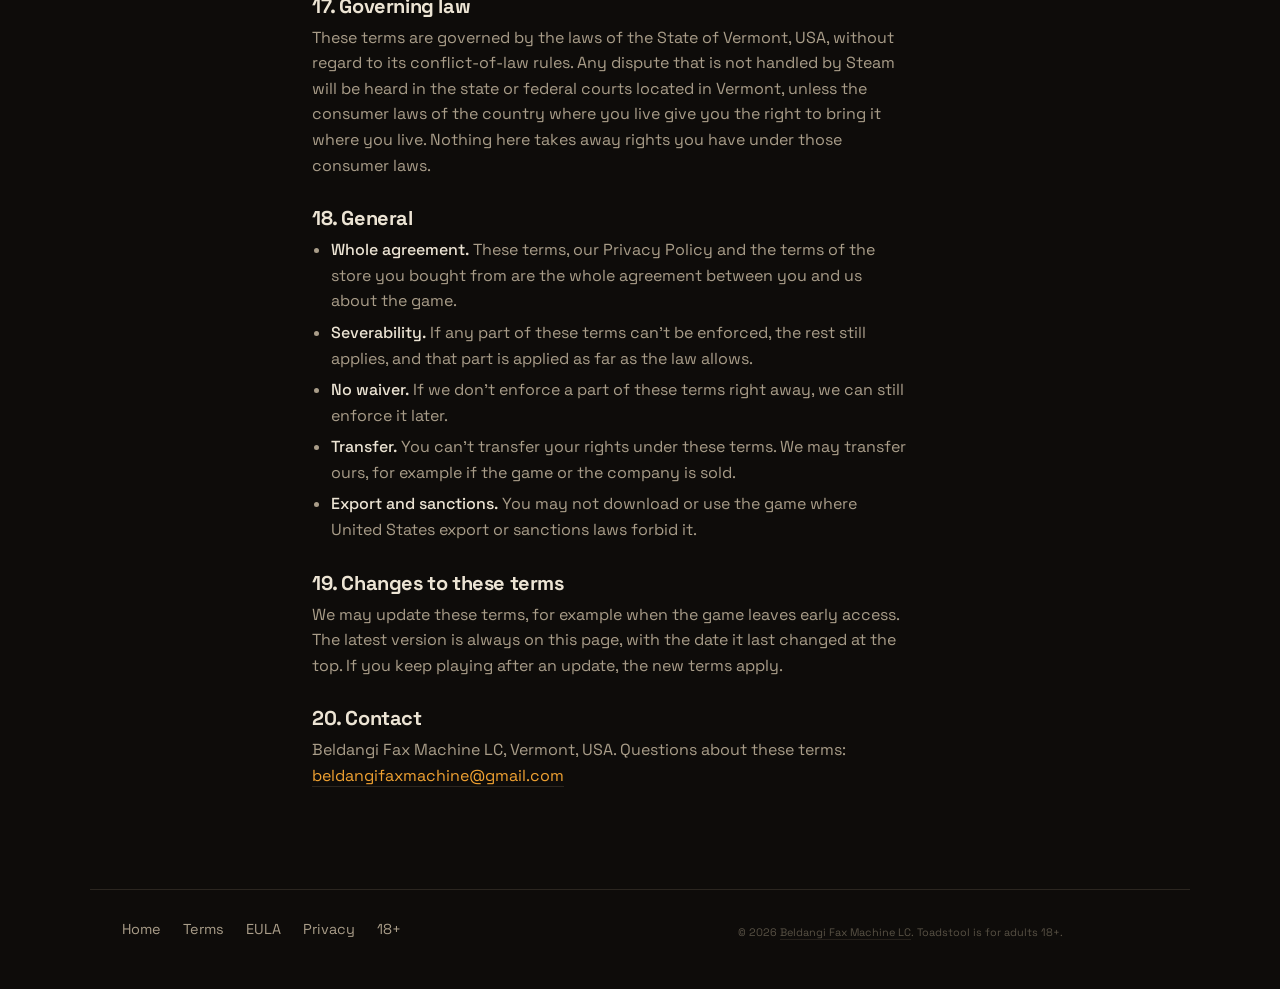
<file: terms.html>
<!DOCTYPE html>
<html lang="en">
<head>
    <meta charset="UTF-8">
    <meta name="viewport" content="width=device-width, initial-scale=1.0">
    <title>Terms of Service - Toadstool</title>
    <meta name="description" content="Terms of Service for Toadstool, an 18+ game by Beldangi Fax Machine LC.">
    <link rel="icon" type="image/png" href="gallery/character.png">
    <link rel="preconnect" href="https://fonts.googleapis.com">
    <link rel="preconnect" href="https://fonts.gstatic.com" crossorigin>
    <link href="https://fonts.googleapis.com/css2?family=JetBrains+Mono:wght@400;500&family=Space+Grotesk:wght@500;700&display=swap" rel="stylesheet">
    <link rel="stylesheet" href="styles.css">
</head>
<body class="legal">

    <header class="nav nav-solid">
        <a class="wordmark" href="index.html">Toadstool</a>
        <nav>
            <a href="index.html">Home</a>
            <a href="terms.html">Terms</a>
            <a href="eula.html">EULA</a>
            <a href="privacy.html">Privacy</a>
            <a href="age.html">18+</a>
        </nav>
    </header>

    <main class="block narrow doc">
        <p class="label">Last updated: November 20, 2026</p>
        <h1>Terms of Service</h1>
        <p>These terms cover the video game <strong>Toadstool</strong>, also shown in the game as
        &ldquo;Toadstool Labs&rdquo; (the &ldquo;game&rdquo;), including early access and its online
        features, and our websites: the <a href="https://bahun-ko-ckusi.github.io/toadstoolweblink/">Toadstool site</a> and the
        <a href="https://beldangifaxmachine.com/">Beldangi Fax Machine LC site</a>. The game and the sites are made and
        published by <strong>Beldangi Fax Machine LC</strong>, a Vermont limited liability company
        (&ldquo;we&rdquo;, &ldquo;us&rdquo;). The <a href="eula.html">End User License Agreement</a> is
        part of these terms.</p>
        <p>By buying, installing or playing the game, or by using our websites, you agree to these
        terms. If you don&rsquo;t agree, don&rsquo;t play the game or use the sites.</p>

        <div class="notice" role="note">
          <p><strong>Adults only (18+).</strong> Toadstool depicts the growing and use of psilocybin
          mushrooms and other drugs, and some scenes have intense flashing colours and heavy visual
          distortion. It is a work of fiction. Never eat a wild mushroom because of anything you saw in
          the game.</p>
        </div>

        <h2 id="age">1. You must be 18 or older</h2>
        <p>Toadstool is made for adults aged 18 and over. You may only buy, download or play it if you
        are at least 18 and old enough to enter into a binding agreement where you live. If you are under
        18, do not buy, download or play the game.</p>

        <h2 id="age-notice">2. How we tell players about the age limit</h2>
        <p>We make the age limit clear before anyone pays and every time the game starts:</p>
        <ul>
          <li><strong>Before you buy.</strong> Our websites and the game&rsquo;s store page state that
          Toadstool is for adults 18 and over and describe its mature content. Our
          <a href="age.html">18+ content notice</a> lists what is in the game.</li>
          <li><strong>On Steam.</strong> Toadstool is marked as mature content on Steam. Steam asks for
          a date of birth before showing mature store pages, lets parents and guardians block mature
          games with Steam&rsquo;s family and parental controls, and may require extra age checks in
          some countries. Purchases and accounts are also subject to the Steam Subscriber Agreement.</li>
          <li><strong>Every time the game starts.</strong> Before the main menu, the game shows a
          &ldquo;Content Warning &ndash; 18+&rdquo; screen stating that the game is for adults aged 18
          or older, that it depicts psilocybin and other drugs, that it does not encourage illegal
          activity, and that it contains intense flashing effects.</li>
        </ul>
        <p>We do not collect ID or verify anyone&rsquo;s age ourselves, and Steam&rsquo;s checks rely in
        part on information people give about themselves. Account holders are responsible for who uses
        their Steam account. Parents and guardians: please use Steam&rsquo;s family controls to keep
        mature games away from children.</p>

        <h2 id="content">3. Drug content is fiction, not advice</h2>
        <p>Toadstool is a psychology and mycology simulation. It depicts the growing and use of
        psilocybin (&ldquo;magic&rdquo;) mushrooms and other drugs.</p>
        <p>Psilocybin is a Schedule I controlled substance under United States federal law and is
        illegal in many other countries. The game does not encourage, promote or condone illegal
        activity. Nothing in it is a real guide, recipe or set of instructions, and nothing in it is
        medical, legal or scientific advice. Know and follow the laws where you live.</p>

        <h2 id="mushrooms">4. Do not use the game to identify real mushrooms</h2>
        <p>Mushrooms in the game are not accurate enough to identify real ones. Many wild mushrooms are
        poisonous, and some deadly species look very similar to edible or psilocybin species.
        <strong>Never pick, eat or give anyone a wild mushroom because of anything you saw in the
        game.</strong> If someone may have eaten a poisonous mushroom, get medical help immediately (in
        the US, call Poison Control at 1-800-222-1222 or 911).</p>

        <h2 id="health">5. Photosensitivity and health warnings</h2>
        <p><strong>Photosensitive seizures.</strong> Some scenes have intense flashing colours, glitches
        and heavy visual distortion. A small number of people may have seizures when exposed to certain
        lights or patterns, even with no history of epilepsy. If you or anyone in your family has had a
        seizure or epilepsy, talk to a doctor before playing. Stop playing immediately and see a doctor
        if you have dizziness, altered vision, eye or muscle twitching, loss of awareness,
        disorientation, or any involuntary movement.</p>
        <p><strong>Motion sickness and discomfort.</strong> The game includes swaying, distorted and
        moving visuals. If you feel sick, dizzy or uncomfortable, stop and rest.</p>
        <p><strong>Disturbing themes.</strong> The game deals with altered states of mind and
        psychological themes that some players may find upsetting. Take breaks, and stop playing if it
        affects you.</p>

        <h2 id="license">6. Your licence to play</h2>
        <p>When you buy Toadstool you get a licence to play it, not ownership of it. We give you a
        personal, non-exclusive, non-transferable, revocable licence to install and play the game for
        your own non-commercial entertainment, under these terms and the terms of the store you bought
        it from.</p>
        <p>You may not:</p>
        <ul>
          <li>copy, sell, rent, sublicense or redistribute the game or any part of it;</li>
          <li>extract, reuse or redistribute the game&rsquo;s code, art, models, audio or other assets,
          including in other games or products;</li>
          <li>reverse engineer, decompile or disassemble the game, except where the law allows it;</li>
          <li>cheat, hack or interfere with online play, our servers or other players&rsquo; games;</li>
          <li>remove or change any copyright, trademark, age or content notice in the game;</li>
          <li>let anyone under 18 play the game, or use the game for anything unlawful.</li>
        </ul>
        <p>Mods you make for your own single-player use are fine. Please don&rsquo;t distribute mods that
        include our code or assets.</p>

        <h2 id="steam">7. Buying through Steam, and refunds</h2>
        <p>Toadstool is sold through Steam, operated by Valve Corporation. Your purchase, payment,
        account and download are handled by Steam and covered by the Steam Subscriber Agreement and
        Steam&rsquo;s refund policy. Refund requests go through Steam. We never receive or store your
        payment details. Valve is not responsible for the game or for these terms.</p>

        <h2 id="online">8. Online play and conduct</h2>
        <p>Toadstool has online features. When Steam is running you can play with your Steam friends in
        a friends-only lobby. Other players in your session can see your frog&rsquo;s name and look,
        where your frog is and what it does. Our <a href="privacy.html">Privacy Policy</a> explains what
        is sent and stored.</p>
        <p>Don&rsquo;t use a frog name, bug note or anything else you put in the game that is hateful,
        harassing, threatening, sexual, or that shares anyone&rsquo;s personal information. We may remove
        anything like that, and we may block anyone who abuses online play. Online features may change,
        be limited or be turned off at any time, especially during early access.</p>

        <h2 id="early-access">9. Early access</h2>
        <p>Early access means the game is unfinished. You should expect bugs, missing features and
        changes. During early access:</p>
        <ul>
          <li>features, content, balance and price may change, be added or be removed;</li>
          <li>updates may reset or break saved games;</li>
          <li>planned features, including the full storyline, are our current plan and not a promise.
          Timelines can move.</li>
        </ul>
        <p>Please buy the game for what it is today, not for what we hope to add.</p>

        <h2 id="videos">10. Videos and streaming</h2>
        <p>You can stream, record and share videos and screenshots of your own gameplay, including on
        monetised channels, as long as you follow the rules of the platform you post on, including its
        rules for mature and drug-related content. Please don&rsquo;t present our footage or assets as
        your own work, and don&rsquo;t share builds of the game.</p>

        <h2 id="feedback">11. Feedback</h2>
        <p>If you send us ideas, suggestions or bug reports, we may use them to improve the game without
        owing you anything for them.</p>

        <h2 id="ip">12. Our property</h2>
        <p>The game, its name, code, art, models, audio, text and our websites belong to Beldangi Fax
        Machine LC or our licensors and are protected by copyright and other laws. All rights not
        expressly given to you are kept by us. Toadstool is built with the Godot Engine and uses other
        third-party tools and assets, each used under its own licence.</p>

        <h2 id="copyright">13. Copyright complaints</h2>
        <p>If you believe something in the game or on our websites infringes your copyright, email us at
        <a href="mailto:beldangifaxmachine@gmail.com">beldangifaxmachine@gmail.com</a> with: a description of the work you own; where the material is; your name and contact
        details; a statement that you believe in good faith the use is not authorised by you, your agent
        or the law; a statement, under penalty of perjury, that your notice is accurate and that you are
        the owner or authorised to act for the owner; and your physical or electronic signature.</p>

        <h2 id="warranty">14. No warranty</h2>
        <p>The game and our websites are provided &ldquo;as is&rdquo; and &ldquo;as available&rdquo;. To
        the fullest extent the law allows, we make no warranties of any kind, express or implied,
        including warranties of merchantability, fitness for a particular purpose and non-infringement,
        or that the game will be error-free or uninterrupted.</p>

        <h2 id="liability">15. Limit of liability</h2>
        <p>To the fullest extent the law allows, we are not liable for any indirect, incidental, special,
        punitive or consequential damages, or for lost data, saves or profits, arising from the game or
        our websites. Our total liability to you for any claim is limited to the amount you paid for the
        game. Some places don&rsquo;t allow some of these limits, so they may not all apply to you.</p>

        <h2 id="ending">16. Ending your licence</h2>
        <p>You can stop using the game at any time by uninstalling it. If you break these terms, your
        licence ends and you must stop playing and delete the game. Sections that by their nature should
        last after the licence ends, such as ownership, no warranty, limit of liability and governing
        law, keep applying.</p>

        <h2 id="law">17. Governing law</h2>
        <p>These terms are governed by the laws of the State of Vermont, USA, without regard to its
        conflict-of-law rules. Any dispute that is not handled by Steam will be heard in the state or
        federal courts located in Vermont, unless the consumer laws of the country where you live give
        you the right to bring it where you live. Nothing here takes away rights you have under those
        consumer laws.</p>

        <h2 id="general">18. General</h2>
        <ul>
          <li><strong>Whole agreement.</strong> These terms, our Privacy Policy and the terms of the
          store you bought from are the whole agreement between you and us about the game.</li>
          <li><strong>Severability.</strong> If any part of these terms can&rsquo;t be enforced, the rest
          still applies, and that part is applied as far as the law allows.</li>
          <li><strong>No waiver.</strong> If we don&rsquo;t enforce a part of these terms right away, we
          can still enforce it later.</li>
          <li><strong>Transfer.</strong> You can&rsquo;t transfer your rights under these terms. We may
          transfer ours, for example if the game or the company is sold.</li>
          <li><strong>Export and sanctions.</strong> You may not download or use the game where United
          States export or sanctions laws forbid it.</li>
        </ul>

        <h2 id="changes">19. Changes to these terms</h2>
        <p>We may update these terms, for example when the game leaves early access. The latest version
        is always on this page, with the date it last changed at the top. If you keep playing after an
        update, the new terms apply.</p>

        <h2 id="contact">20. Contact</h2>
        <p>Beldangi Fax Machine LC, Vermont, USA. Questions about these terms: <a href="mailto:beldangifaxmachine@gmail.com">beldangifaxmachine@gmail.com</a></p>
    </main>

    <footer class="footer">
        <nav>
            <a href="index.html">Home</a>
            <a href="terms.html">Terms</a>
            <a href="eula.html">EULA</a>
            <a href="privacy.html">Privacy</a>
            <a href="age.html">18+</a>
        </nav>
        <p class="fine">&copy; 2026 <a href="https://beldangifaxmachine.com/">Beldangi Fax Machine LC</a>. Toadstool is for adults 18+.</p>
    </footer>

</body>
</html>
</file>
<file: styles.css>
:root {
    --bg: #0e0c0a;
    --text: #ece4d4;
    --muted: #a99d89;
    --line: #2b2620;
    --accent: #f0a232;
    --sans: 'Space Grotesk', system-ui, sans-serif;
    --mono: 'JetBrains Mono', ui-monospace, monospace;
}

* { box-sizing: border-box; margin: 0; padding: 0; }
html { scroll-behavior: smooth; }
body { background: var(--bg); color: var(--text); font-family: var(--sans); line-height: 1.6; overflow-x: hidden; }
a { color: inherit; text-decoration: none; }
img, video { display: block; max-width: 100%; }

h1, h2 { font-weight: 700; line-height: 1.05; letter-spacing: -0.02em; }
h2 { font-size: clamp(1.8rem, 4vw, 2.8rem); margin: 8px 0 22px; }
p { color: var(--muted); max-width: 60ch; margin-bottom: 16px; }

.label { font-family: var(--mono); font-size: 0.78rem; letter-spacing: 0.08em; text-transform: uppercase; color: var(--accent); margin-bottom: 0; }

.btn { display: inline-block; background: var(--accent); color: #17110a; font-weight: 700; padding: 14px 22px; margin-top: 8px; }
.btn:hover { background: #ffb64d; }

/* nav */
.nav { position: absolute; inset: 0 0 auto 0; z-index: 10; display: flex; justify-content: space-between; align-items: center; gap: 16px; flex-wrap: wrap; padding: 22px 32px; }
.wordmark { font-weight: 700; font-size: 1.05rem; }
.nav nav { display: flex; gap: 26px; font-size: 0.92rem; }
.nav nav a { color: rgba(236,228,212,0.8); }
.nav nav a:hover { color: var(--accent); }

/* hero */
.hero { position: relative; min-height: 100svh; overflow: hidden; display: flex; align-items: flex-end; }
.hero-video { position: absolute; inset: 0; width: 100%; height: 100%; object-fit: cover; }
.hero-shade { position: absolute; inset: 0; background: linear-gradient(90deg, rgba(14,12,10,0.9) 0%, rgba(14,12,10,0.45) 55%, rgba(14,12,10,0.1) 100%); }
.hero-character { position: absolute; right: 4%; bottom: 0; height: 88vh; width: auto; max-width: 62vw; object-fit: contain; }
.hero-text { position: relative; z-index: 2; padding: 0 32px 64px; max-width: 640px; }
.hero h1 { font-size: clamp(3rem, 8vw, 6rem); margin: 10px 0 16px; }
.lede { font-size: 1.2rem; color: var(--text); margin-bottom: 22px; }

/* blocks */
.block { max-width: 1100px; margin: 0 auto; padding: 84px 32px; border-top: 1px solid var(--line); }
.hero + .block { border-top: 0; }
.narrow { max-width: 720px; }
.two-col { display: grid; grid-template-columns: 1.2fr 1fr; gap: 64px; }

.video-frame video { width: 100%; background: #000; }

.controls { margin-top: 14px; border-top: 1px solid var(--line); }
.controls div { display: flex; justify-content: space-between; gap: 16px; padding: 12px 0; border-bottom: 1px solid var(--line); }
.controls dt { color: var(--muted); }
.controls dd { font-family: var(--mono); font-size: 0.9rem; color: var(--accent); text-align: right; }

.strip { display: grid; grid-template-columns: repeat(3, 1fr); gap: 14px; margin-top: 18px; }
.strip figure { aspect-ratio: 4 / 5; background: #151210; overflow: hidden; }
.strip img, .strip video { width: 100%; height: 100%; object-fit: cover; }
.strip .contain img { object-fit: contain; }

/* footer */
.footer { max-width: 1100px; margin: 0 auto; padding: 28px 32px 48px; border-top: 1px solid var(--line); display: flex; justify-content: space-between; flex-wrap: wrap; gap: 14px; color: var(--muted); font-size: 0.9rem; }
.footer nav { display: flex; flex-wrap: wrap; gap: 8px 22px; }
.footer a:hover { color: var(--accent); }

@media (max-width: 820px) {
    .two-col { grid-template-columns: 1fr; gap: 40px; }
    .strip { grid-template-columns: 1fr; }
    .strip figure { aspect-ratio: 16 / 10; }
}
@media (max-width: 640px) {
    .nav { padding: 16px 20px; }
    .nav nav { gap: 14px; font-size: 0.82rem; }
    .hero-character { height: 52vh; right: 50%; transform: translateX(50%); max-width: 90vw; bottom: 34%; }
    .hero-shade { background: linear-gradient(0deg, rgba(14,12,10,0.95) 0%, rgba(14,12,10,0.4) 60%, rgba(14,12,10,0.2) 100%); }
    .hero-text { padding: 0 20px 40px; }
    .block { padding: 60px 20px; }
}
@media (prefers-reduced-motion: reduce) { html { scroll-behavior: auto; } }

/* legal pages */
.nav-solid { position: static; max-width: 1100px; margin: 0 auto; }
.doc { border-top: 0; padding-top: 40px; }
.doc h1 { font-size: clamp(2.2rem, 5vw, 3.4rem); margin: 8px 0 28px; }
.doc h2 { font-size: 1.25rem; margin: 30px 0 8px; }
.doc a { color: var(--accent); border-bottom: 1px solid var(--line); }

/* gameplay videos */
.videos { display: grid; grid-template-columns: 1fr 1fr; gap: 14px; margin-top: 18px; }
.videos .wide { grid-column: 1 / -1; }
@media (max-width: 640px) { .videos { grid-template-columns: 1fr; } }

/* quiet LLC line */
.fine { flex-basis: 100%; margin: 6px 0 0; font-size: 0.68rem; color: #6b6354; opacity: 0.8; }
.footer nav + .fine { text-align: left; }

/* age + content notices */
.age-note { font-size: 0.85rem; color: var(--muted); margin: 14px 0 0; max-width: 46ch; }
.age-note a { color: var(--text); border-bottom: 1px solid var(--accent); }
.age-block { color: var(--text); border-left: 3px solid var(--accent); padding-left: 14px; }
.notice { border: 1px solid var(--accent); padding: 16px 18px; margin: 8px 0 24px; max-width: 64ch; }
.notice p { color: var(--text); margin: 0; }
.doc ul { padding-left: 1.2em; margin: 0 0 16px; max-width: 60ch; }
.doc li { color: var(--muted); margin-bottom: 6px; }
.doc strong { color: var(--text); font-weight: 500; }
.fine a { color: inherit; border-bottom: 1px solid var(--line); }
.fine a:hover { color: var(--accent); }
</file>
